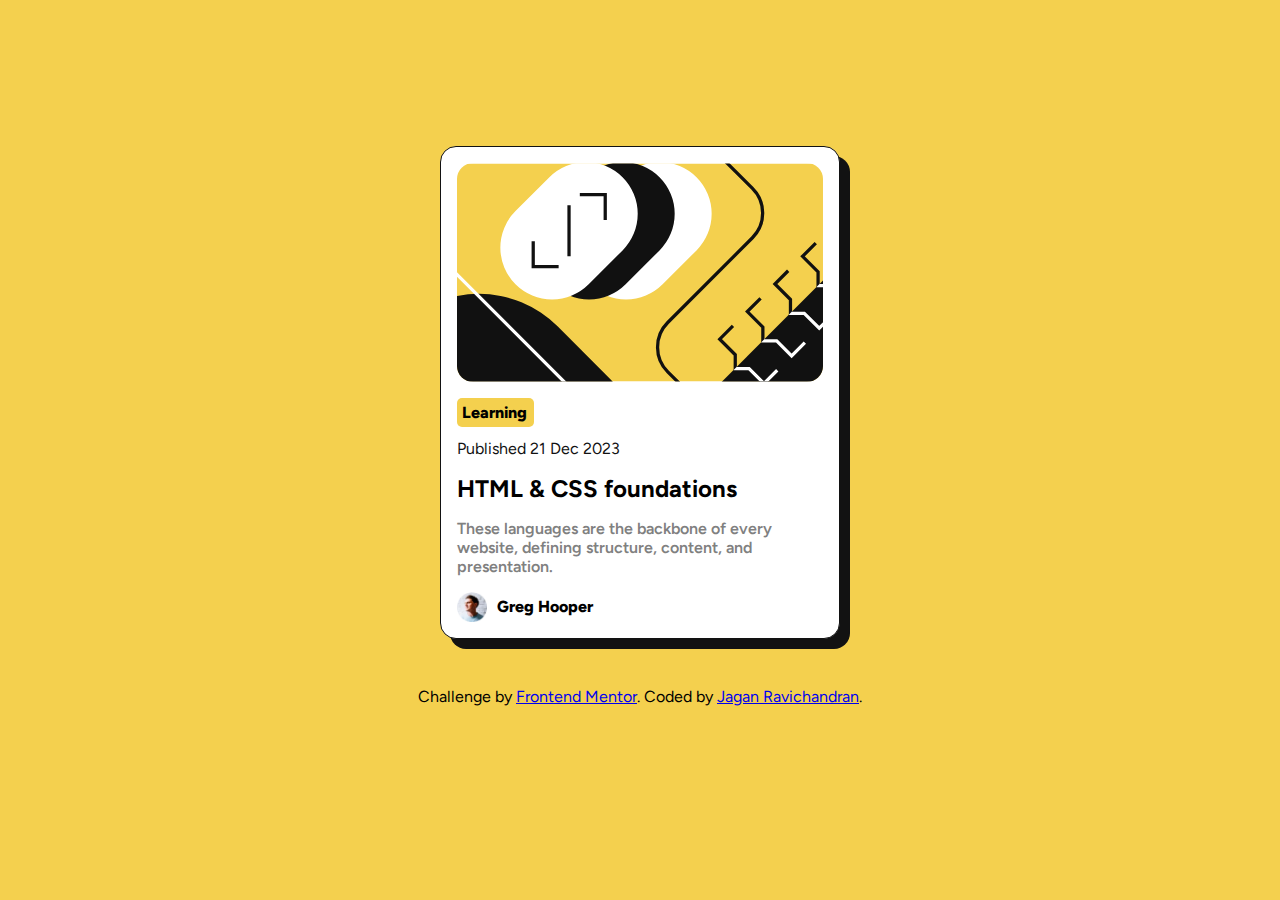
<file: blog-preview-card-main/index.html>
<!DOCTYPE html>
<html lang="en">
  <head>
    <meta charset="UTF-8" />
    <meta name="viewport" content="width=device-width, initial-scale=1.0" />
    <!-- displays site properly based on user's device -->

    <link
      rel="icon"
      type="image/png"
      sizes="32x32"
      href="./assets/images/favicon-32x32.png"
    />

    <title>Frontend Mentor | Blog preview card</title>
    <link rel="preconnect" href="https://fonts.googleapis.com" />
    <link rel="preconnect" href="https://fonts.gstatic.com" crossorigin />
    <link
      href="https://fonts.googleapis.com/css2?family=Figtree:wght@600;800&display=swap"
      rel="stylesheet"
    />

    <!-- Feel free to remove these styles or customise in your own stylesheet 👍 -->

    <link rel="stylesheet" href="style.css" />
  </head>
  <body>
    <div class="container">
      <img
        src="./assets/images/illustration-article.svg"
        alt=""
        class="illustration"
      />

      <h2 class="learning">Learning</h2>
      <p class="date">Published 21 Dec 2023</p>

      <h1 class="title">HTML & CSS foundations</h1>
      <p class="paragraph">
        These languages are the backbone of every website, defining structure,
        content, and presentation.
      </p>
      <div class="author">
        <img src="./assets/images/image-avatar.webp" alt="" />
        <p class="name">Greg Hooper</p>
      </div>
    </div>

    <div class="attribution">
      Challenge by
      <a href="https://www.frontendmentor.io?ref=challenge" target="_blank"
        >Frontend Mentor</a
      >. Coded by
      <a href="https://github.com/Jaganravichandran">Jagan Ravichandran</a>.
    </div>
  </body>
</html>
</file>
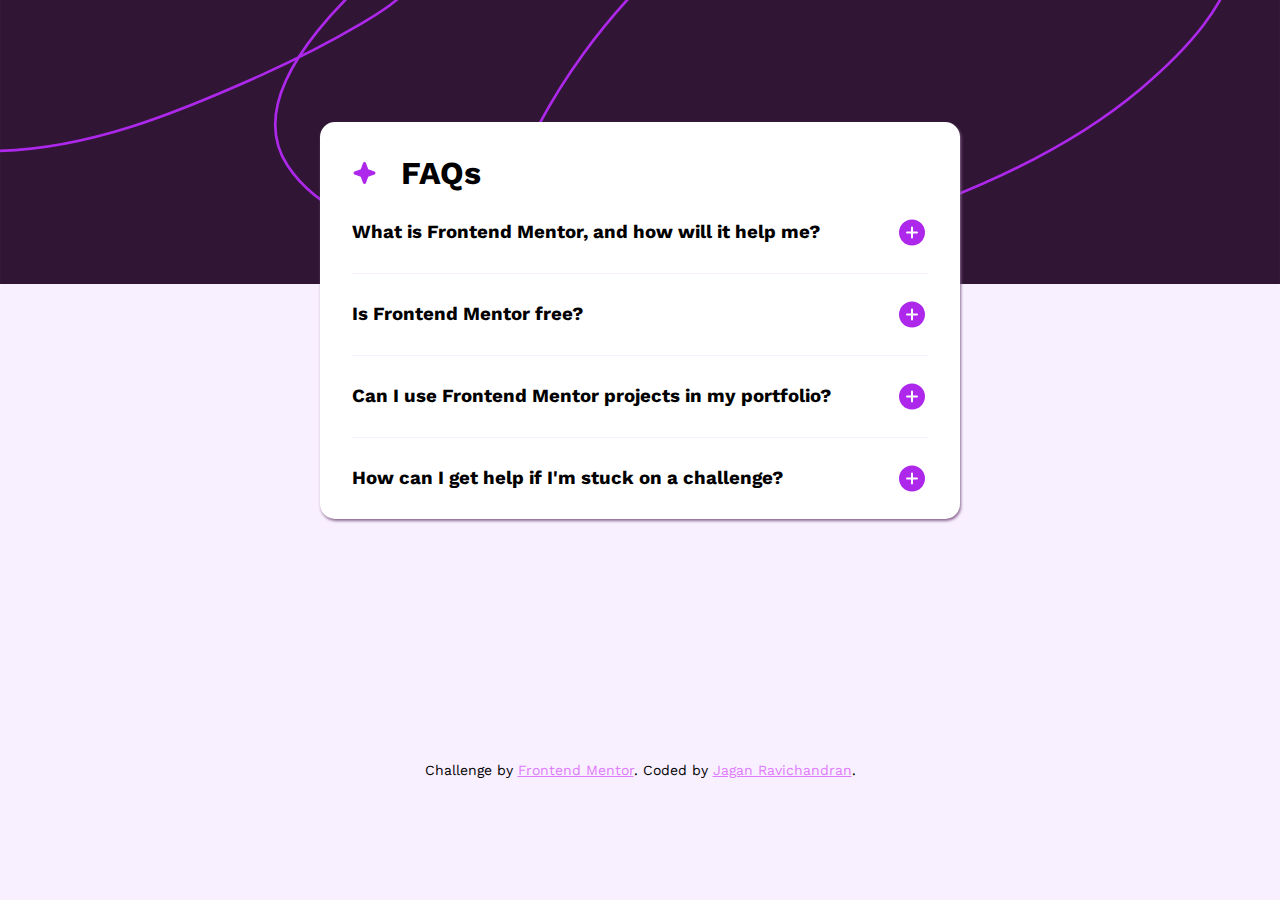
<file: faq-accordion-main/index.html>
<!DOCTYPE html>
<html lang="en">
  <head>
    <meta charset="UTF-8" />
    <meta name="viewport" content="width=device-width, initial-scale=1.0" />
    <!-- displays site properly based on user's device -->

    <link
      rel="icon"
      type="image/png"
      sizes="32x32"
      href="./assets/images/favicon-32x32.png"
    />

    <title>Frontend Mentor | FAQ accordion</title>

    <!-- Feel free to remove these styles or customise in your own stylesheet 👍 -->

    <link rel="preconnect" href="https://fonts.googleapis.com" />
    <link rel="preconnect" href="https://fonts.gstatic.com" crossorigin />
    <link
      href="https://fonts.googleapis.com/css2?family=Work+Sans:wght@400;600;700&display=swap"
      rel="stylesheet"
    />

    <link rel="stylesheet" href="style.css" />
  </head>
  <body>
    <div class="container">
      <div class="header">
        <img src="./assets/images/icon-star.svg" alt="star" />
        <h1>FAQs</h1>
      </div>
      <div class="button">
        <div class="flex-container">
          <h3>What is Frontend Mentor, and how will it help me?</h3>

          <div class="icon">
            <img
              class="plus-icon btn-icon"
              src="./assets/images/icon-plus.svg"
              alt=""
            />
            <img
              class="minus-icon btn-icon"
              src="./assets/images/icon-minus.svg"
              alt=""
            />
          </div>
        </div>
        <div class="paragraph">
          <p>
            Frontend Mentor offers realistic coding challenges to help
            developers improve their frontend coding skills with projects in
            HTML, CSS, and JavaScript. It's suitable for all levels and ideal
            for portfolio building.
          </p>
        </div>
      </div>
      <div class="button">
        <div class="flex-container-1">
          <h3>Is Frontend Mentor free?</h3>

          <div class="icon">
            <img
              class="plus-icon btn-icon"
              src="./assets/images/icon-plus.svg"
              alt=""
            />
            <img
              class="minus-icon btn-icon"
              src="./assets/images/icon-minus.svg"
              alt=""
            />
          </div>
        </div>
        <div class="paragraph">
          <p>
            Yes, Frontend Mentor offers both free and premium coding challenges,
            with the free option providing access to a range of projects
            suitable for all skill levels.
          </p>
        </div>
      </div>
      <div class="button">
        <div class="flex-container">
          <h3>Can I use Frontend Mentor projects in my portfolio?</h3>

          <div class="icon">
            <img
              class="plus-icon btn-icon"
              src="./assets/images/icon-plus.svg"
              alt=""
            />
            <img
              class="minus-icon btn-icon"
              src="./assets/images/icon-minus.svg"
              alt=""
            />
          </div>
        </div>
        <div class="paragraph">
          <p>
            Yes, you can use projects completed on Frontend Mentor in your
            portfolio. It's an excellent way to showcase your skills to
            potential employers!
          </p>
        </div>
      </div>
      <div class="button-1">
        <div class="flex-container">
          <h3>How can I get help if I'm stuck on a challenge?</h3>

          <div class="icon">
            <img
              class="plus-icon btn-icon"
              src="./assets/images/icon-plus.svg"
              alt=""
            />
            <img
              class="minus-icon btn-icon"
              src="./assets/images/icon-minus.svg"
              alt=""
            />
          </div>
        </div>
        <div class="paragraph">
          <p>
            The best place to get help is inside Frontend Mentor's Discord
            community. There's a help channel where you can ask questions and
            seek support from other community members.
          </p>
        </div>
      </div>
    </div>

    <div class="attribution">
      Challenge by
      <a href="https://www.frontendmentor.io?ref=challenge" target="_blank"
        >Frontend Mentor</a
      >. Coded by
      <a href="https://github.com/Jaganravichandran">Jagan Ravichandran</a>.
    </div>

    <script src="./script.js"></script>
  </body>
</html>
</file>
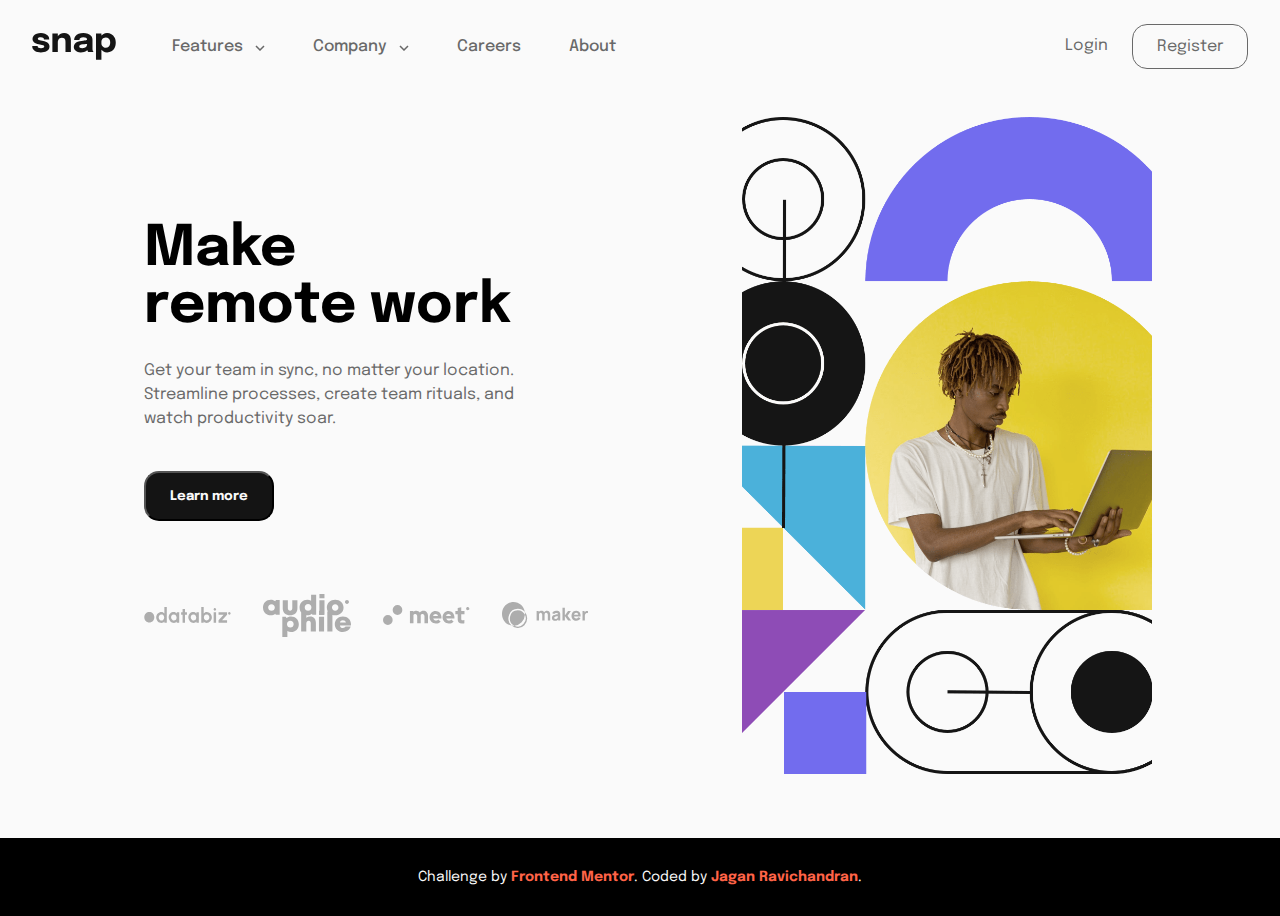
<file: intro-section-with-dropdown-navigation-main/index.html>
<!DOCTYPE html>
<html lang="en">
  <head>
    <meta charset="UTF-8" />
    <meta name="viewport" content="width=device-width, initial-scale=1.0" />
    <!-- displays site properly based on user's device -->

    <link
      rel="icon"
      type="image/png"
      sizes="32x32"
      href="./images/favicon-32x32.png"
    />

    <title>Frontend Mentor | Intro section with dropdown navigation</title>

    <!-- Feel free to remove these styles or customise in your own stylesheet 👍 -->
    <link rel="preconnect" href="https://fonts.googleapis.com" />
    <link rel="preconnect" href="https://fonts.gstatic.com" crossorigin />
    <link
      href="https://fonts.googleapis.com/css2?family=Epilogue:wght@500;700&display=swap"
      rel="stylesheet"
    />
    <link rel="stylesheet" href="style.css" />
  </head>
  <body>
    <div class="drop-shadow hidden"></div>
    <header class="header-container">
      <div class="logo">
        <img src="./images/logo.svg" alt="logo" />
      </div>
      <div class="nav-list">
        <nav class="nav-items">
          <button id="menu-close" type="button">
            <img src="./images/icon-close-menu.svg" alt="menu close button" />
          </button>
          <ul>
            <li class="list-items-1">
              <span class="feature">Features</span>
              <span class="feature-1 hidden">Features</span>
              <span class="arrow"
                ><img
                  class="arrow-down-1 hover-arrow"
                  src="./images/icon-arrow-down.svg"
                  alt="arrow down" />
                <img
                  class="arrow-up-1 hover-arrow hidden"
                  src="./images/icon-arrow-up.svg"
                  alt="arrow up"
              /></span>
            </li>
            <div class="nav-arrow-1 hidden close">
              <ul>
                <li>
                  <span
                    ><img src="./images/icon-todo.svg" alt="icon todo" /></span
                  >Todo List
                </li>
                <li>
                  <span
                    ><img
                      src="./images/icon-calendar.svg"
                      alt="calendar" /></span
                  >Calendar
                </li>
                <li>
                  <span
                    ><img
                      src="./images/icon-reminders.svg"
                      alt="reminders" /></span
                  >Remainders
                </li>
                <li>
                  <span><img src="./images/icon-planning.svg" alt="" /></span
                  >Planning
                </li>
              </ul>
            </div>
            <li class="list-items-2">
              <span class="company">Company</span>
              <span class="company-1 hidden">Company</span>
              <span class="arrow"
                ><img
                  class="arrow-down-2 hover-arrow"
                  src="./images/icon-arrow-down.svg"
                  alt="arrow down" />
                <img
                  class="arrow-up-2 hover-arrow hidden"
                  src="./images/icon-arrow-up.svg"
                  alt="arrow up"
              /></span>
            </li>
            <div class="nav-arrow-2 hidden close">
              <ul>
                <li>History</li>
                <li>Our Team</li>
                <li>Blog</li>
              </ul>
            </div>
            <li>Careers</li>
            <li>About</li>
          </ul>

          <div class="buttons">
            <a href="#"
              ><button class="btn-login" type="button">Login</button></a
            >
            <a href="#"
              ><button class="btn-reg" type="button">Register</button></a
            >
          </div>
        </nav>
      </div>
      <div class="menu-button">
        <button id="menu-button" type="button">
          <img src="./images/icon-menu.svg" alt="menu open button" />
        </button>
      </div>
    </header>

    <main class="main-container">
      <div class="hero-content">
        <h1>Make <br class="line-break" />remote work</h1>
        <p>
          Get your team in sync, no matter your location. Streamline processes,
          create team rituals, and watch productivity soar.
        </p>

        <div class="button-learn">
          <button type="button">Learn more</button>
        </div>
        <div class="brands">
          <img src="./images/client-databiz.svg" alt="" /><img
            src="./images/client-audiophile.svg"
            alt=""
          /><img src="./images/client-meet.svg" alt="" /><img
            src="./images/client-maker.svg"
            alt=""
          />
        </div>
      </div>
      <div class="hero-image">
        <picture>
          <source
            media="(min-width:860px)"
            srcset="./images/image-hero-desktop.png"
            sizes=""
          />
          <img src="./images/image-hero-mobile.png" alt="" />
        </picture>
      </div>
    </main>

    <div class="attribution">
      Challenge by
      <a href="https://www.frontendmentor.io?ref=challenge" target="_blank"
        >Frontend Mentor</a
      >. Coded by
      <a href="https://github.com/Jaganravichandran">Jagan Ravichandran</a>.
    </div>
    <script src="./script.js"></script>
  </body>
</html>
</file>
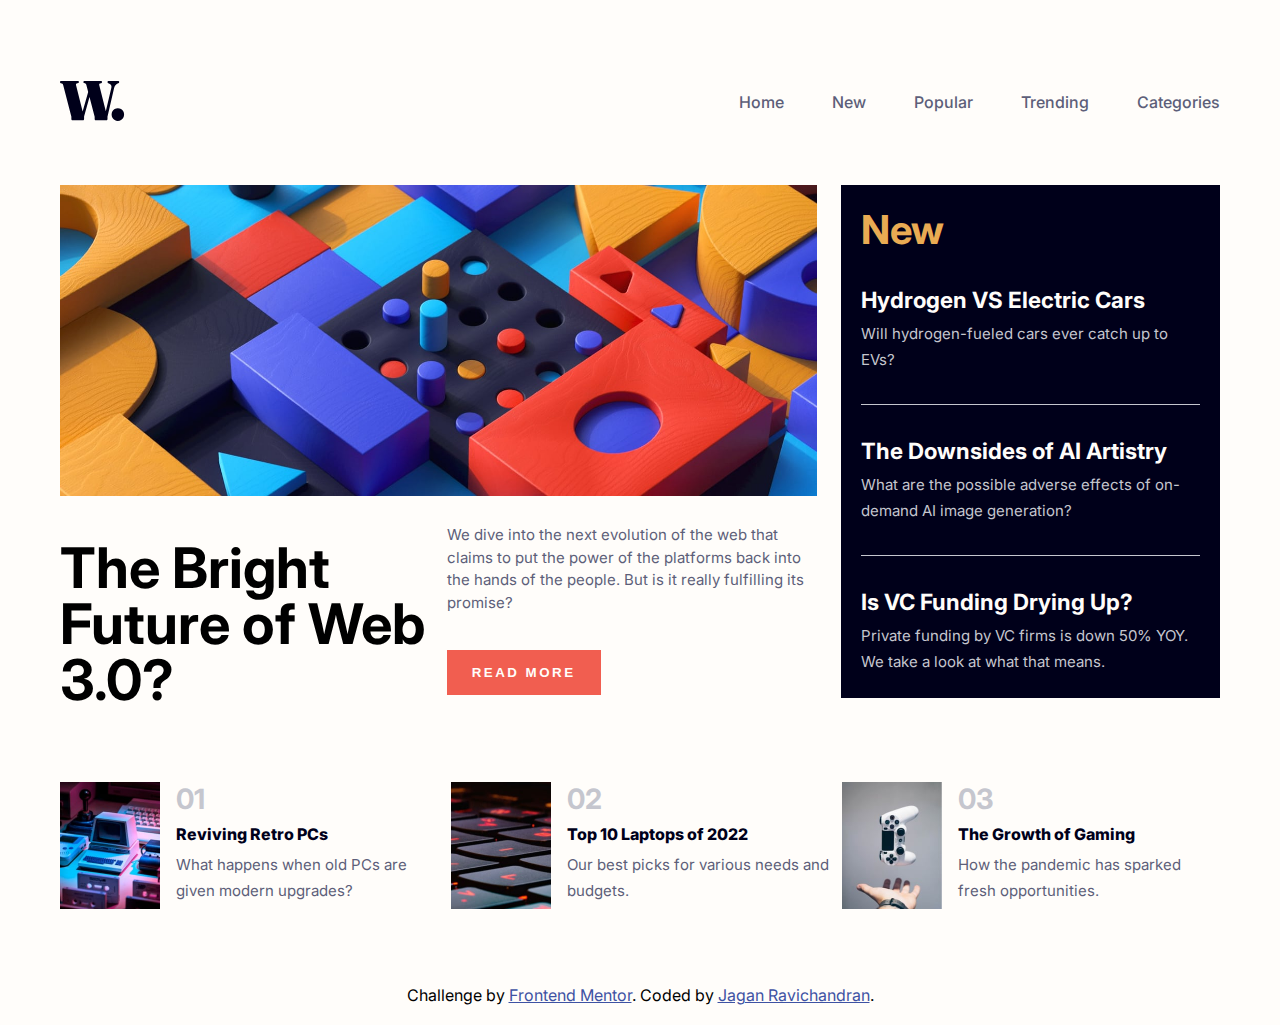
<file: news-homepage-main/index.html>
<!DOCTYPE html>
<html lang="en">
  <head>
    <meta charset="UTF-8" />
    <meta name="viewport" content="width=device-width, initial-scale=1.0" />
    <!-- displays site properly based on user's device -->

    <link
      rel="icon"
      type="image/png"
      sizes="32x32"
      href="./assets/images/favicon-32x32.png"
    />

    <title>Frontend Mentor | News homepage</title>

    <!-- Feel free to remove these styles or customise in your own stylesheet 👍 -->

    <link rel="preconnect" href="https://fonts.googleapis.com" />
    <link rel="preconnect" href="https://fonts.gstatic.com" crossorigin />
    <link
      href="https://fonts.googleapis.com/css2?family=Inter:wght@400;700;800&display=swap"
      rel="stylesheet"
    />

    <link rel="stylesheet" href="style.css" />
  </head>
  <body>
    <header class="header">
      <img src="./assets/images/logo.svg" alt="logo" />

      <nav>
        <button id="menu-close">
          <img src="./assets/images/icon-menu-close.svg" alt="" />
        </button>
        <ul class="link">
          <li><a href="#">Home</a></li>
          <li><a href="#">New</a></li>
          <li><a href="#">Popular</a></li>
          <li><a href="#">Trending</a></li>
          <li><a href="#">Categories</a></li>
        </ul>
        <!-- <div class="backdrop active"></div> -->
      </nav>

      <div class="menu-button">
        <button id="menu-button">
          <img src="./assets/images/icon-menu.svg" alt="" />
        </button>
      </div>
    </header>

    <section class="hero">
      <div>
        <picture>
          <source
            media="(min-width: 600px)"
            srcset="./assets/images/image-web-3-desktop.jpg"
          />
          <img src="./assets/images/image-web-3-mobile.jpg" alt="" />
        </picture>

        <article class="hero-first">
          <div>
            <h1>The Bright Future of Web 3.0?</h1>
          </div>
          <div class="hero-div">
            <p>
              We dive into the next evolution of the web that claims to put the
              power of the platforms back into the hands of the people. But is
              it really fulfilling its promise?
            </p>
            <button>Read more</button>
          </div>
        </article>
      </div>

      <div class="flex-container">
        <h2>New</h2>
        <article>
          <h3>Hydrogen VS Electric Cars</h3>
          <p>Will hydrogen-fueled cars ever catch up to EVs?</p>
        </article>
        <article>
          <h3>The Downsides of AI Artistry</h3>
          <p>
            What are the possible adverse effects of on-demand AI image
            generation?
          </p>
        </article>
        <article>
          <h3>Is VC Funding Drying Up?</h3>
          <p>
            Private funding by VC firms is down 50% YOY. We take a look at what
            that means.
          </p>
        </article>
      </div>
    </section>

    <section class="grid-container">
      <article>
        <img src="./assets/images/image-retro-pcs.jpg" alt="" />
        <div>
          <h2>01</h2>
          <h4>Reviving Retro PCs</h4>
          <p>What happens when old PCs are given modern upgrades?</p>
        </div>
      </article>
      <article>
        <img src="./assets/images/image-top-laptops.jpg" alt="" />
        <div>
          <h2>02</h2>
          <h4>Top 10 Laptops of 2022</h4>
          <p>Our best picks for various needs and budgets.</p>
        </div>
      </article>
      <article>
        <img src="./assets/images/image-gaming-growth.jpg" alt="" />
        <div>
          <h2>03</h2>
          <h4>The Growth of Gaming</h4>
          <p>How the pandemic has sparked fresh opportunities.</p>
        </div>
      </article>
    </section>

    <div class="attribution">
      Challenge by
      <a href="https://www.frontendmentor.io?ref=challenge" target="_blank"
        >Frontend Mentor</a
      >. Coded by
      <a href="https://github.com/Jaganravichandran">Jagan Ravichandran</a>.
    </div>

    <script src="./script.js"></script>
  </body>
</html>
</file>
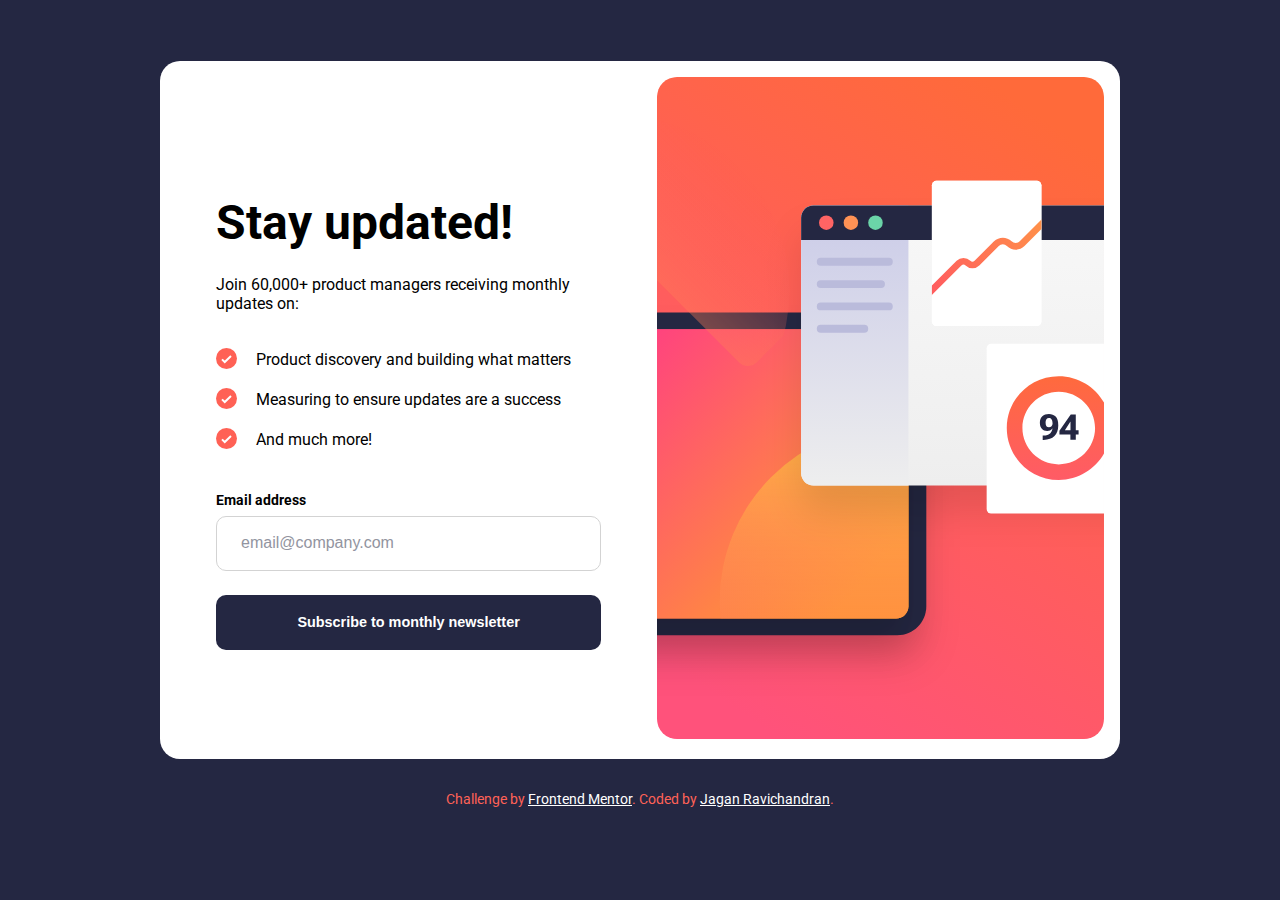
<file: newsletter-sign-up-with-success-message-main/index.html>
<!DOCTYPE html>
<html lang="en">
  <head>
    <meta charset="UTF-8" />
    <meta name="viewport" content="width=device-width, initial-scale=1.0" />
    <!-- displays site properly based on user's device -->

    <link
      rel="icon"
      type="image/png"
      sizes="32x32"
      href="./assets/images/favicon-32x32.png"
    />

    <title>
      Frontend Mentor | Newsletter sign-up form with success message
    </title>

    <!-- Feel free to remove these styles or customise in your own stylesheet 👍 -->
    <link rel="preconnect" href="https://fonts.googleapis.com" />
    <link rel="preconnect" href="https://fonts.gstatic.com" crossorigin />
    <link
      href="https://fonts.googleapis.com/css2?family=Roboto:wght@400;700&display=swap"
      rel="stylesheet"
    />

    <link rel="stylesheet" href="style.css" />
  </head>
  <body>
    <div class="container">
      <div class="card-1">
        <!-- Sign-up form start -->
        <div class="image-1">
          <picture>
            <source
              media="(min-width: 740px)"
              srcset="./assets/images/illustration-sign-up-desktop.svg"
              sizes=""
            />
            <img src="./assets/images/illustration-sign-up-mobile.svg" alt="" />
          </picture>
        </div>

        <div class="content">
          <h1>Stay updated!</h1>

          <p>Join 60,000+ product managers receiving monthly updates on:</p>

          <div class="list">
            <ul>
              <li>Product discovery and building what matters</li>
              <li>Measuring to ensure updates are a success</li>
              <li>And much more!</li>
            </ul>
          </div>

          <form action="#">
            <div class="flex-container">
              <label for="email"> Email address </label>
              <p id="error" class="hidden">Valid email required</p>
            </div>
            <input
              type="email"
              name="email"
              id="email"
              placeholder="email@company.com"
            />

            <button class="btn-success" type="button">
              Subscribe to monthly newsletter
            </button>
          </form>
        </div>

        <!-- Sign-up form end -->
      </div>
    </div>
    <div class="container-2 hidden">
      <div class="card-2">
        <!-- Success message start -->

        <div class="success-container">
          <div class="image-2">
            <img src="./assets/images/icon-success.svg" alt="" />
          </div>

          <h1>Thanks for subscribing!</h1>

          <p>
            A confirmation email has been sent to
            <span>ash@loremcompany.com. </span> Please open it and click the
            button inside to confirm your subscription.
          </p>
        </div>

        <button class="btn-dismiss" type="button">Dismiss message</button>

        <!-- Success message end -->
      </div>
    </div>

    <div class="attribution">
      Challenge by
      <a href="https://www.frontendmentor.io?ref=challenge" target="_blank"
        >Frontend Mentor</a
      >. Coded by
      <a href="https://github.com/Jaganravichandran">Jagan Ravichandran</a>.
    </div>

    <script src="./script.js"></script>
  </body>
</html>
</file>
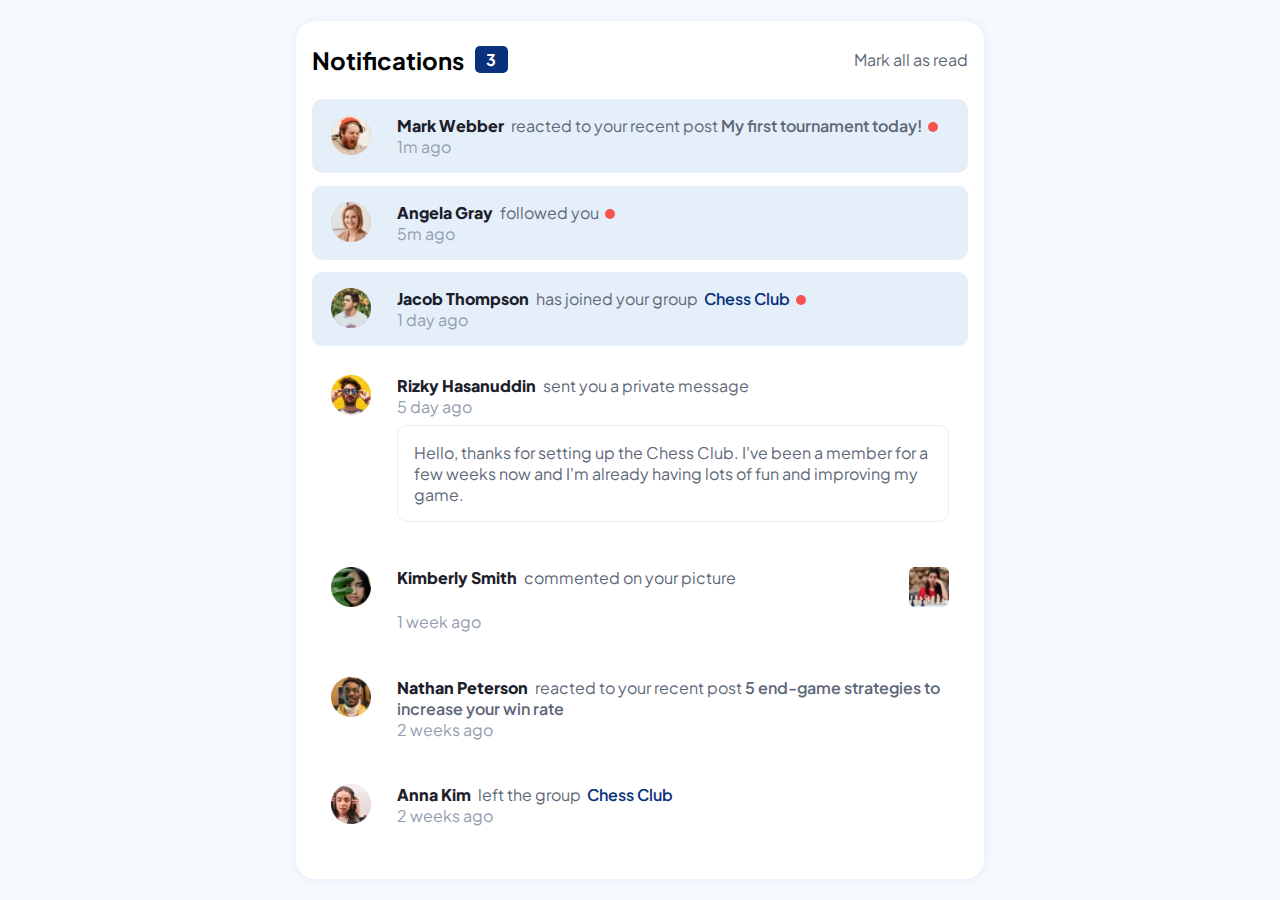
<file: notifications-page-main/index.html>
<!DOCTYPE html>
<html lang="en">
  <head>
    <meta charset="UTF-8" />
    <meta name="viewport" content="width=device-width, initial-scale=1.0" />
    <!-- displays site properly based on user's device -->

    <link
      rel="icon"
      type="image/png"
      sizes="32x32"
      href="./assets/images/favicon-32x32.png"
    />

    <title>Frontend Mentor | Notifications page</title>

    <!-- Feel free to remove these styles or customise in your own stylesheet 👍 -->

    <link rel="preconnect" href="https://fonts.googleapis.com" />
    <link rel="preconnect" href="https://fonts.gstatic.com" crossorigin />
    <link
      href="https://fonts.googleapis.com/css2?family=Plus+Jakarta+Sans:wght@500;800&display=swap"
      rel="stylesheet"
    />

    <link rel="stylesheet" href="style.css" />
  </head>
  <body>
    <div class="container">
      <div class="header">
        <div class="header-left">
          <h2>Notifications</h2>
          <span class="three"> 3</span>
        </div>

        <div class="header-right">Mark all as read</div>
      </div>

      <div class="profile person-1">
        <img src="./assets/images/avatar-mark-webber.webp" alt="" />
        <div class="person-details">
          <div class="person-messages">
            <p class="point">
              <span class="name">Mark Webber</span> reacted to your recent post
              <span class="highlight">My first tournament today!</span>
            </p>
          </div>

          <span class="time">1m ago</span>
        </div>
      </div>
      <div class="profile person-2">
        <img src="./assets/images/avatar-angela-gray.webp" alt="" />
        <div class="person-details">
          <div class="person-messages">
            <p class="point">
              <span class="name">Angela Gray </span>
              <span class="followed">followed you</span>
            </p>
          </div>

          <span class="time">5m ago</span>
        </div>
      </div>
      <div class="profile person-3">
        <img src="./assets/images/avatar-jacob-thompson.webp" alt="" />
        <div class="person-details">
          <div class="person-messages">
            <p class="point">
              <span class="name">Jacob Thompson </span> has joined your group
              <span class="chess-club">Chess Club </span>
            </p>
          </div>

          <span class="time"> 1 day ago</span>
        </div>
      </div>
      <div class="profile profile-bg person-4">
        <img src="./assets/images/avatar-rizky-hasanuddin.webp" alt="" />
        <div class="person-details">
          <div class="person-messages">
            <p>
              <span class="name">Rizky Hasanuddin </span> sent you a private
              message
            </p>
            <span class="time"> 5 day ago</span>

            <div class="private-message">
              <p>
                Hello, thanks for setting up the Chess Club. I've been a member
                for a few weeks now and I'm already having lots of fun and
                improving my game.
              </p>
            </div>
          </div>
        </div>
      </div>

      <div class="profile profile-bg person-5">
        <img src="./assets/images/avatar-kimberly-smith.webp" alt="" />
        <div class="person-details">
          <div class="person-messages">
            <p>
              <span class="name">Kimberly Smith </span> commented on your
              picture
            </p>
            <div class="chess">
              <img src="./assets/images/image-chess.webp" alt="" />
            </div>
          </div>
          <span class="time"> 1 week ago</span>
        </div>
      </div>

      <div class="profile profile-bg person-6">
        <img src="./assets/images/avatar-nathan-peterson.webp" alt="" />
        <div class="person-details">
          <div class="person-messages">
            <p>
              <span class="name">Nathan Peterson</span> reacted to your recent
              post
              <span class="highlight"
                >5 end-game strategies to increase your win rate</span
              >
            </p>
          </div>

          <span class="time">2 weeks ago</span>
        </div>
      </div>
      <div class="profile profile-bg person-7">
        <img src="./assets/images/avatar-anna-kim.webp" alt="" />
        <div class="person-details">
          <div class="person-messages">
            <p>
              <span class="name">Anna Kim</span> left the group<span
                class="chess-club"
                >Chess Club
              </span>
            </p>
          </div>

          <span class="time">2 weeks ago</span>
        </div>
      </div>
    </div>

    <!-- <div class="attribution">
    Challenge by <a href="https://www.frontendmentor.io?ref=challenge" target="_blank">Frontend Mentor</a>. 
    Coded by <a href="https://github.com/Jaganravichandran">Jagan Ravichandran</a>.
  </div> -->
  </body>
</html>
</file>
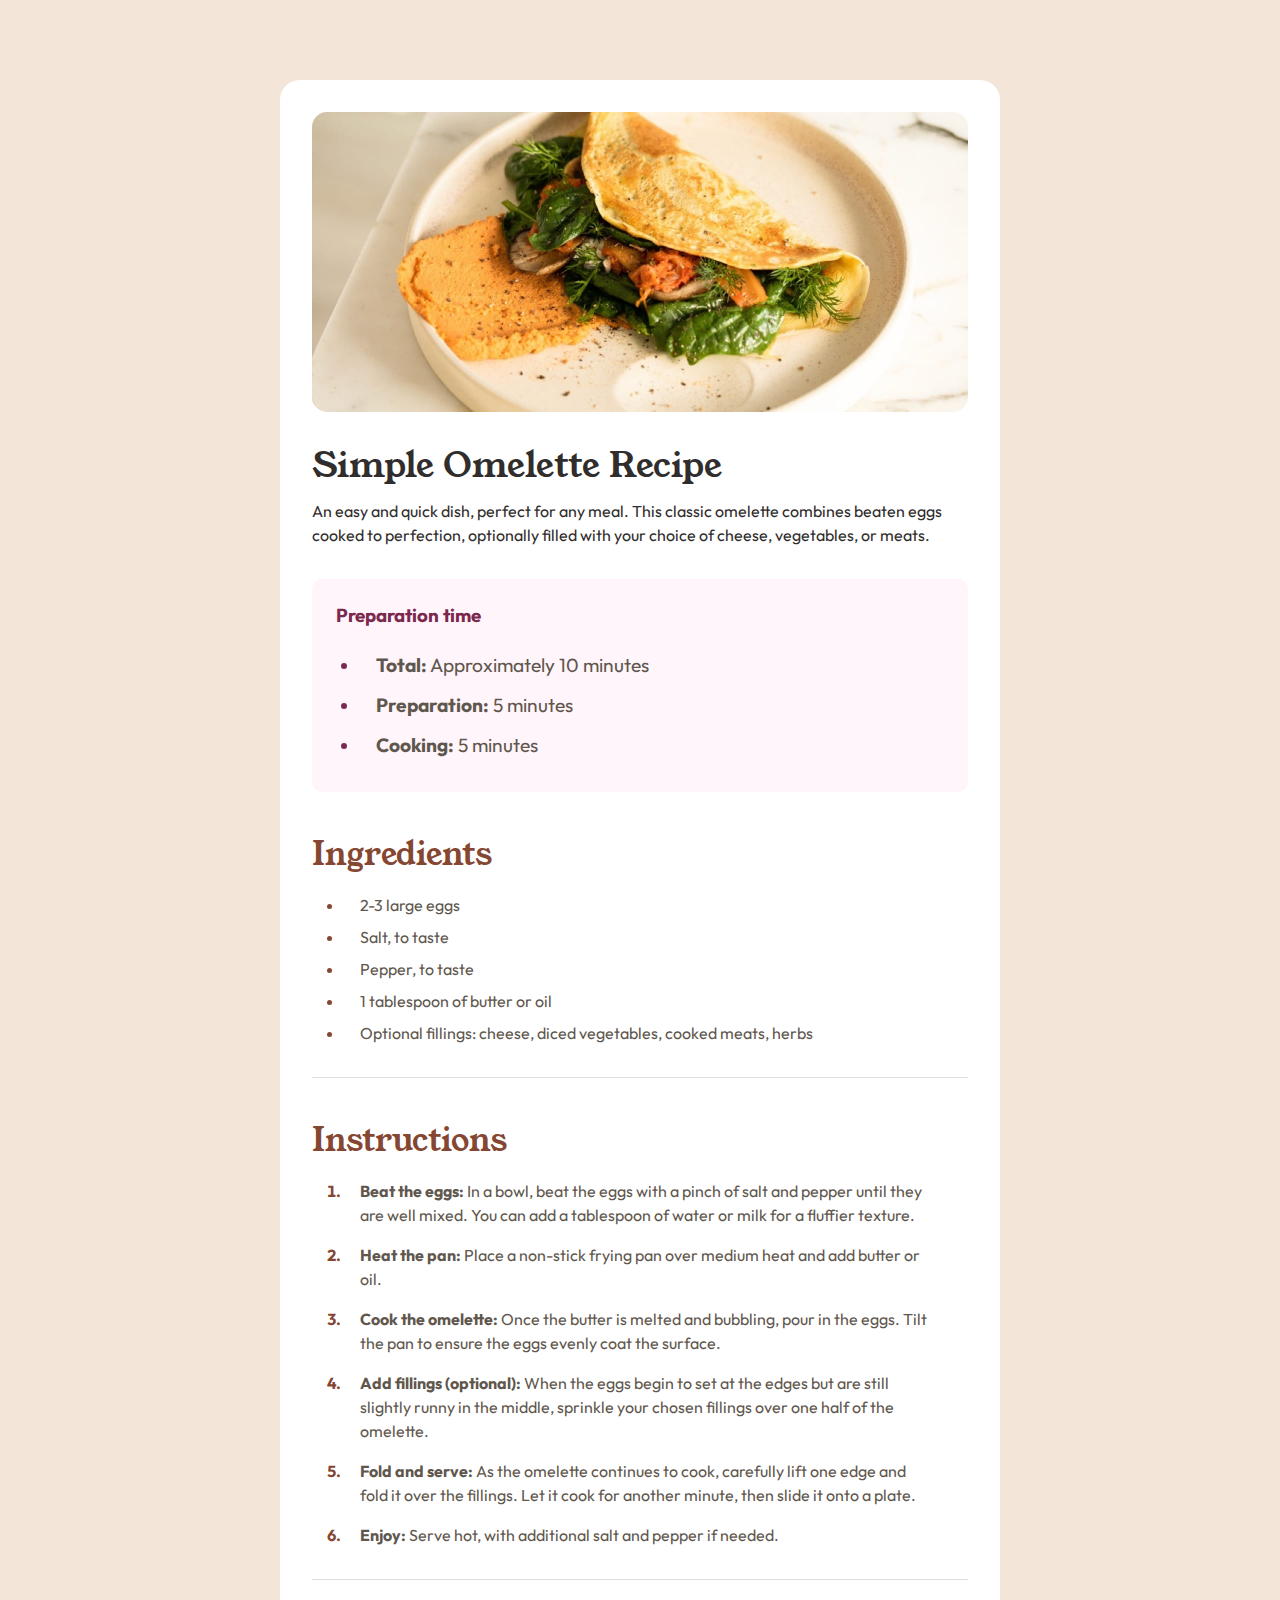
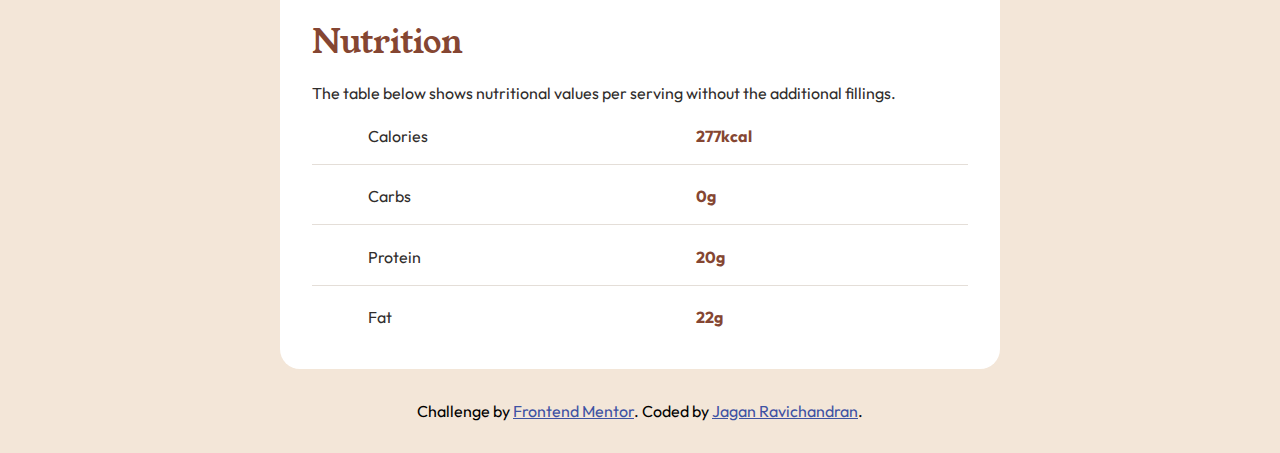
<file: recipe-page-main/index.html>
<!DOCTYPE html>
<html lang="en">
  <head>
    <meta charset="UTF-8" />
    <meta name="viewport" content="width=device-width, initial-scale=1.0" />
    <!-- displays site properly based on user's device -->

    <link
      rel="icon"
      type="image/png"
      sizes="32x32"
      href="./assets/images/favicon-32x32.png"
    />

    <title>Frontend Mentor | Recipe page</title>

    <!-- Feel free to remove these styles or customise in your own stylesheet 👍 -->

    <!-- young serif font -->
    <link rel="preconnect" href="https://fonts.googleapis.com" />
    <link rel="preconnect" href="https://fonts.gstatic.com" crossorigin />
    <link
      href="https://fonts.googleapis.com/css2?family=Young+Serif&display=swap"
      rel="stylesheet"
    />

    <!-- outfit font -->
    <link rel="preconnect" href="https://fonts.googleapis.com" />
    <link rel="preconnect" href="https://fonts.gstatic.com" crossorigin />
    <link
      href="https://fonts.googleapis.com/css2?family=Outfit:wght@400;600;700&family=Young+Serif&display=swap"
      rel="stylesheet"
    />

    <!-- style -->

    <link rel="stylesheet" href="style.css" />
  </head>
  <body>
    <section class="container">
      <img src="./assets/images/image-omelette.jpeg" alt="omelette image" />

      <h1>Simple Omelette Recipe</h1>

      <p>
        An easy and quick dish, perfect for any meal. This classic omelette
        combines beaten eggs cooked to perfection, optionally filled with your
        choice of cheese, vegetables, or meats.
      </p>

      <div class="preparation-time">
        <h3>Preparation time</h3>

        <ul>
          <li><span>Total:</span> Approximately 10 minutes</li>
          <li><span>Preparation:</span> 5 minutes</li>
          <li><span>Cooking:</span> 5 minutes</li>
        </ul>
      </div>

      <div class="ingredients">
        <h2>Ingredients</h2>
        <ul>
          <li>2-3 large eggs</li>
          <li>Salt, to taste</li>
          <li>Pepper, to taste</li>
          <li>1 tablespoon of butter or oil</li>
          <li>
            Optional fillings: cheese, diced vegetables, cooked meats, herbs
          </li>
        </ul>
      </div>

      <div class="instructions">
        <h2>Instructions</h2>

        <ol>
          <li>
            <span>Beat the eggs:</span>
            In a bowl, beat the eggs with a pinch of salt and pepper until they
            are well mixed. You can add a tablespoon of water or milk for a
            fluffier texture.
          </li>
          <li>
            <span>Heat the pan:</span>
            Place a non-stick frying pan over medium heat and add butter or oil.
          </li>
          <li>
            <span>Cook the omelette:</span>
            Once the butter is melted and bubbling, pour in the eggs. Tilt the
            pan to ensure the eggs evenly coat the surface.
          </li>
          <li>
            <span>Add fillings (optional):</span>
            When the eggs begin to set at the edges but are still slightly runny
            in the middle, sprinkle your chosen fillings over one half of the
            omelette.
          </li>
          <li>
            <span>Fold and serve:</span>
            As the omelette continues to cook, carefully lift one edge and fold
            it over the fillings. Let it cook for another minute, then slide it
            onto a plate.
          </li>

          <li>
            <span>Enjoy:</span> Serve hot, with additional salt and pepper if
            needed.
          </li>
        </ol>
      </div>

      <div class="nutrition">
        <h2>Nutrition</h2>
        <p>
          The table below shows nutritional values per serving without the
          additional fillings.
        </p>

        <div>
          <p>Calories</p>
          <p>277kcal</p>
        </div>
        <div>
          <p>Carbs</p>
          <p>0g</p>
        </div>
        <div>
          <p>Protein</p>
          <p>20g</p>
        </div>
        <div>
          <p>Fat</p>
          <p>22g</p>
        </div>
      </div>
    </section>

    <div class="attribution">
      Challenge by
      <a href="https://www.frontendmentor.io?ref=challenge" target="_blank"
        >Frontend Mentor</a
      >. Coded by
      <a href="https://github.com/Jaganravichandran">Jagan Ravichandran</a>.
    </div>
  </body>
</html>
</file>
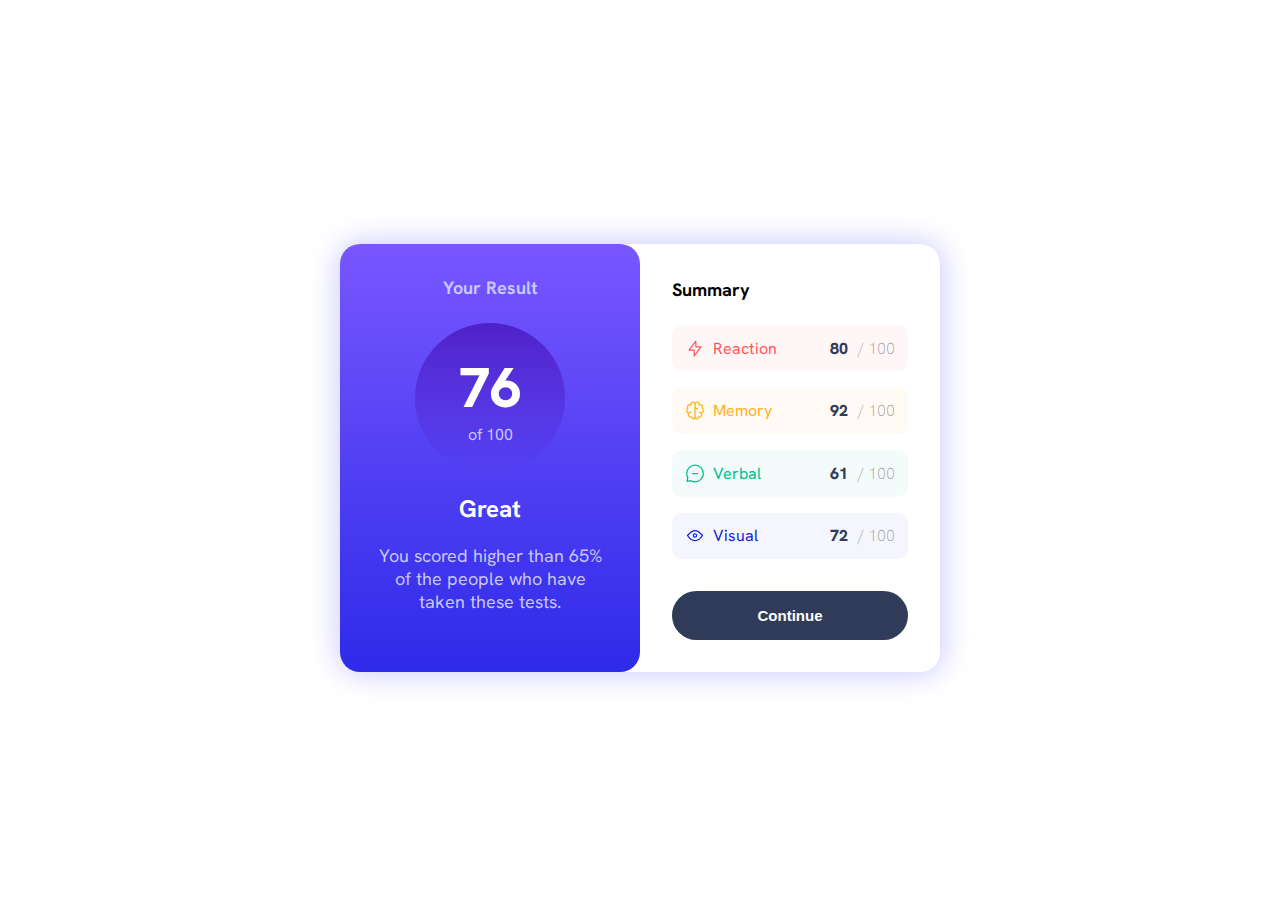
<file: results-summary-component-main/index.html>
<!DOCTYPE html>
<html lang="en">
  <head>
    <meta charset="UTF-8" />
    <meta name="viewport" content="width=device-width, initial-scale=1.0" />
    <!-- displays site properly based on user's device -->

    <link
      rel="icon"
      type="image/png"
      sizes="32x32"
      href="./assets/images/favicon-32x32.png"
    />

    <title>Frontend Mentor | Results summary component</title>

    <!-- Feel free to remove these styles or customise in your own stylesheet 👍 -->
    <link rel="preconnect" href="https://fonts.googleapis.com" />
    <link rel="preconnect" href="https://fonts.gstatic.com" crossorigin />
    <link
      href="https://fonts.googleapis.com/css2?family=Hanken+Grotesk:wght@500;700;800&display=swap"
      rel="stylesheet"
    />

    <link rel="stylesheet" href="style.css" />
  </head>
  <body>
    <div class="container">
      <div class="container-left">
        <span class="result">Your Result</span>
        <div class="center">
          <div class="number">
            <span class="big-score">76</span>
            <span class="small-score">of 100</span>
          </div>
        </div>

        <div class="score-left">
          <h2>Great</h2>
          <p>
            You scored higher than 65% of the people who have taken these tests.
          </p>
        </div>
      </div>

      <div class="container-right">
        <h3>Summary</h3>
        <div class="scores">
          <div class="score-reaction score-all">
            <div class="score-first">
              <img src="./assets/images/icon-reaction.svg" alt="Reaction" />
              <span>Reaction</span>
            </div>
            <div class="marks">
              <span class="dark-text">80 </span
              ><span class="grey-text">/ 100</span>
            </div>
          </div>
          <div class="score-memory score-all">
            <div class="score-first">
              <img src="./assets/images/icon-memory.svg" alt="Memory" />
              <span>Memory</span>
            </div>
            <div class="marks">
              <span class="dark-text">92</span>
              <span class="grey-text">/ 100</span>
            </div>
          </div>
          <div class="score-verbal score-all">
            <div class="score-first">
              <img src="./assets/images/icon-verbal.svg" alt="Reaction" />
              <span>Verbal</span>
            </div>
            <div class="marks">
              <span class="dark-text">61</span>
              <span class="grey-text">/ 100</span>
            </div>
          </div>
          <div class="score-visual score-all">
            <div class="score-first">
              <img src="./assets/images/icon-visual.svg" alt="Reaction" />
              <span>Visual</span>
            </div>
            <div class="marks">
              <span class="dark-text">72</span>
              <span class="grey-text">/ 100</span>
            </div>
          </div>

          <button class="btn">Continue</button>
        </div>
      </div>
    </div>

    <!-- <div class="attribution">
      Challenge by
      <a href="https://www.frontendmentor.io?ref=challenge" target="_blank"
        >Frontend Mentor</a
      >. Coded by
      <a href="https://github.com/Jaganravichandran">Jagan Ravichandran</a>.
    </div> -->
  </body>
</html>
</file>
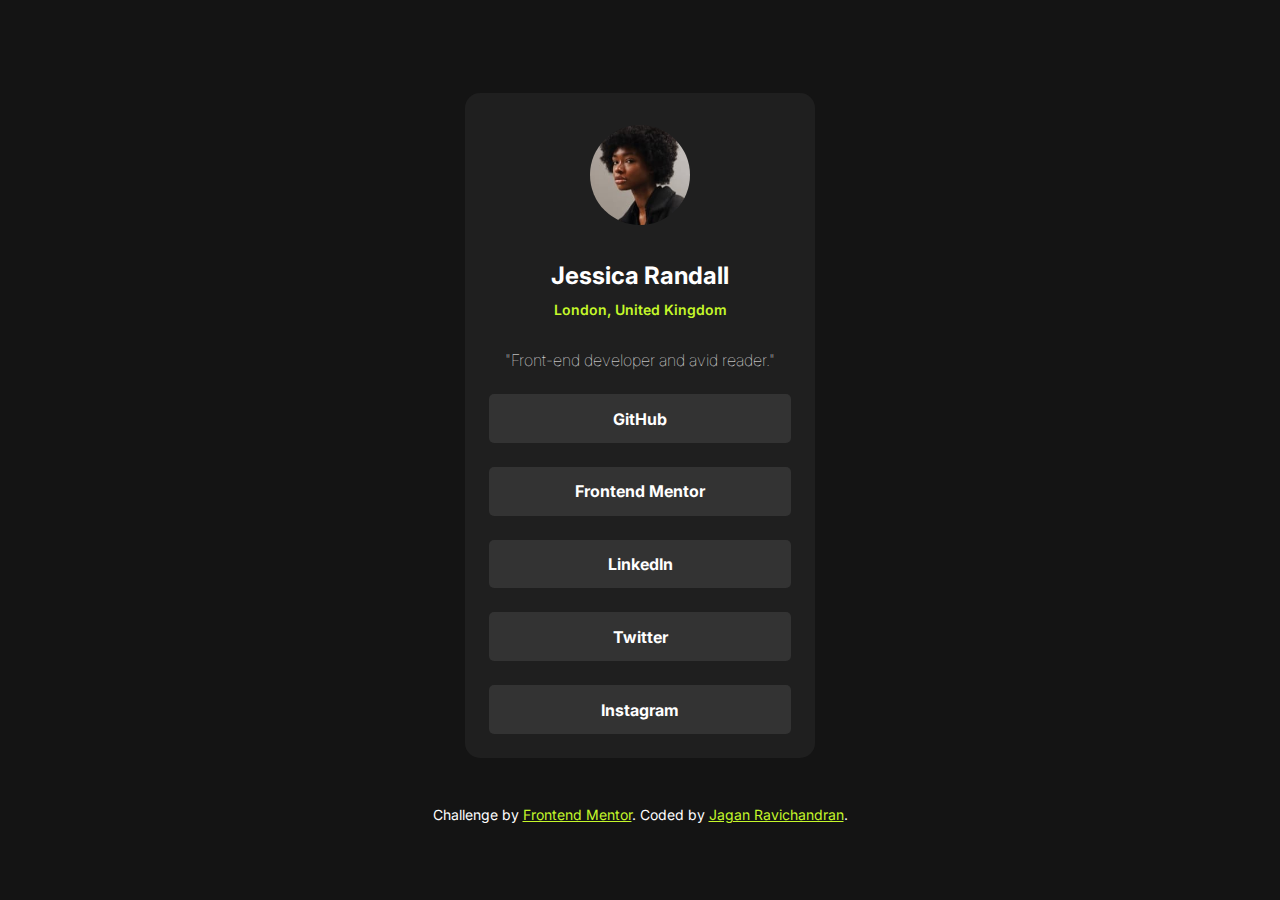
<file: social-links-profile-main/index.html>
<!DOCTYPE html>
<html lang="en">
  <head>
    <meta charset="UTF-8" />
    <meta name="viewport" content="width=device-width, initial-scale=1.0" />
    <!-- displays site properly based on user's device -->

    <link
      rel="icon"
      type="image/png"
      sizes="32x32"
      href="./assets/images/favicon-32x32.png"
    />

    <title>Frontend Mentor | Social links profile</title>

    <!-- Feel free to remove these styles or customise in your own stylesheet 👍 -->

    <link rel="preconnect" href="https://fonts.googleapis.com" />
    <link rel="preconnect" href="https://fonts.gstatic.com" crossorigin />
    <link
      href="https://fonts.googleapis.com/css2?family=Inter:wght@400;600;700&family=Outfit:wght@400;600;700&family=Young+Serif&display=swap"
      rel="stylesheet"
    />

    <link rel="stylesheet" href="style.css" />
  </head>
  <body>
    <div class="container">
      <div class="image">
        <img src="./assets/images/avatar-jessica.jpeg" alt="" />
      </div>
      <div class="heading">
        <h2>Jessica Randall</h2>
        <p>London, United Kingdom</p>
      </div>

      <div class="heading-2">
        <p>"Front-end developer and avid reader."</p>
      </div>
      <div class="link">
        <a href="#"><p>GitHub</p></a>
      </div>
      <div class="link">
        <a href="#"><p>Frontend Mentor</p></a>
      </div>
      <div class="link">
        <a href="#"><p>LinkedIn</p></a>
      </div>
      <div class="link">
        <a href="#"><p>Twitter</p></a>
      </div>
      <div class="link">
        <a href="#"><p>Instagram</p></a>
      </div>
    </div>

    <div class="attribution">
      Challenge by
      <a href="https://www.frontendmentor.io?ref=challenge" target="_blank"
        >Frontend Mentor</a
      >. Coded by
      <a href="https://github.com/Jaganravichandran">Jagan Ravichandran</a>.
    </div>
  </body>
</html>
</file>
<file: blog-preview-card-main/style.css>
/* root  */

:root {
  /* primary color */
  --clr-primary: hsl(47, 88%, 63%);

  /* neutral colors */

  --neutral-white: hsl(0, 0%, 100%);
  --neutral-grey: hsl(0, 0%, 50%);
  --neutral-black: hsl(0, 0%, 7%);

  /* Typography */

  /* paragraph size */
  --body-fontSize: 16px;

  --font-family: "Figtree", sans-serif;

  --fw-600: 600;
  --fw-800: 800;
}

* {
  margin: 0;
  padding: 0;
  box-sizing: border-box;
}

body {
  background-color: var(--clr-primary);
  font-family: var(--font-family);
  font-size: var(--body-fontSize);
  height: 100vh;
  display: flex;
  align-items: center;
  justify-content: center;
  flex-direction: column;
}

.container {
  display: flex;
  flex-direction: column;
  background-color: var(--neutral-white);
  width: 400px;
  padding: 1rem;
  border-radius: 1rem;
  -webkit-border-radius: 1rem;
  -moz-border-radius: 1rem;
  -ms-border-radius: 1rem;
  -o-border-radius: 1rem;
  border: 1px solid var(--neutral-black);
  box-shadow: 10px 10px 0px var(--neutral-black);
}

.container .illustration {
  border-radius: 1rem;
  -webkit-border-radius: 1rem;
  -moz-border-radius: 1rem;
  -ms-border-radius: 1rem;
  -o-border-radius: 1rem;
}

.learning {
  margin: 1rem 0 0.7rem;
  font-size: 16px;
  background-color: var(--clr-primary);
  padding: 5px 5px;
  width: 21%;
  border-radius: 5px;
  -webkit-border-radius: 5px;
  -moz-border-radius: 5px;
  -ms-border-radius: 5px;
  -o-border-radius: 5px;
  font-weight: var(--fw-800);
}

.date {
  padding: 0 0 1rem;
  color: var(--neutral-black);
}

.title {
  font-size: 1.5rem;
  padding: 0 0 1rem;
}

.paragraph {
  color: var(--neutral-grey);
  padding: 0 0 1rem;
  font-weight: var(--fw-600);
}

.author img {
  width: 30px;
  height: 30px;
}

.author {
  display: flex;
}

.name {
  font-weight: var(--fw-800);
  padding: 5px 10px;
}

.attribution {
  margin: 3rem;
}

.title:hover {
  color: var(--clr-primary);
  cursor: pointer;
}
.container:hover {
  box-shadow: 13px 13px 0px var(--neutral-black);
}

@media screen and (max-width: 600px) {
  .container {
    width: 350px;

    font-size: 1rem;
  }

  .learning {
    width: 24%;
  }

  body {
    height: 100vh;
  }
}
</file>
<file: faq-accordion-main/style.css>
/* root */

:root {
  /* color */

  --clr-white: hsl(0, 0%, 100%);
  --clr-light-pink: hsl(275, 100%, 97%);
  --clr-grayish-purple: hsl(292, 16%, 49%);
  --clr-dark-purple: hsl(292, 83%, 47%);

  /* typography */

  --fs-paragraph: 16px;

  /* font family */

  --font-family: "Work Sans", sans-serif;

  /* font weight */

  --fw-regular: 400;
  --fw-semi-bold: 600;
  --fw-bold: 700;
}

/* reset */

*,
*::before,
*::after {
  box-sizing: border-box;
  padding: 0;
  margin: 0;
}

body {
  font-family: var(--font-family);
  background-color: var(--clr-light-pink);
  background-image: url(./assets/images/background-pattern-mobile.svg);
  background-repeat: no-repeat;
  background-size: 100vw;
  display: grid;
  align-items: center;
  justify-content: center;
  height: 100vh;
}

p {
  color: var(--clr-grayish-purple);
  display: none;
  padding-bottom: 1.5rem;
}

h3:hover {
  color: var(--clr-dark-purple);
  cursor: pointer;
}

.button {
  border-bottom: 1px solid var(--clr-light-pink);
}

.button img {
  width: 32px;
}

.button-1 img {
  width: 32px;
}

.header {
  display: flex;
  gap: 1.5rem;
}

.header img {
  width: 25px;
}

.container {
  width: 25em;
  background-color: var(--clr-white);
  padding: 2rem 2rem 0;
  margin: 2rem;
  border-radius: 15px;
  -webkit-border-radius: 15px;
  -moz-border-radius: 15px;
  -ms-border-radius: 15px;
  -o-border-radius: 15px;
  box-shadow: 1px 2px 3px var(--clr-grayish-purple);
}

.flex-container {
  display: flex;
  margin: 1.5rem 0;
  gap: 1rem;
}

.minus-icon {
  display: none;
}

.flex-container-1 {
  display: flex;
  margin: 1.5rem 0;
  justify-content: space-between;
  align-items: center;
}

.icon {
  display: flex;
}

/* media query */
@media (min-width: 550px) and (max-width: 799px) {
  body {
    background-image: url(./assets/images/background-pattern-mobile.svg);
    background-repeat: no-repeat;
  }
  .container {
    width: 30em;
  }
}

@media (min-width: 800px) and (max-width: 949px) {
  body {
    background-image: url(./assets/images/background-pattern-desktop.svg);
    background-repeat: no-repeat;
  }
  .container {
    width: 35em;
  }
}

@media (min-width: 950px) {
  body {
    background-image: url(./assets/images/background-pattern-desktop.svg);
    background-repeat: no-repeat;
  }

  .container {
    width: 40em;
  }

  .flex-container {
    display: flex;
    justify-content: space-between;
    align-items: center;
  }

  .flex-container-1 {
    display: flex;
    align-items: center;
  }
}

/* media query end */

/* footer starts */
.attribution {
  font-size: 14px;
  text-align: center;
  padding: 2rem 0;
}
.attribution a {
  color: hsl(286, 97%, 74%);
}

/* footer end */

/* challenge completed */
</file>
<file: intro-section-with-dropdown-navigation-main/style.css>
/* root */

:root {
  /* colors */

  --neutral-white: hsl(0, 0%, 98%);
  --neutral-grey: hsl(0, 0%, 41%);
  --neutral-black: hsl(0, 0%, 8%);

  /* typography */

  --font-size: 18 px;

  /* font family */

  --font-family: "Epilogue", sans-serif;

  /* font weight */

  --fw-regular: 500;
  --fw-bold: 700;
}

/* Reset CSS */

*,
*::before,
*::after {
  padding: 0;
  margin: 0;
  box-sizing: border-box;
}

/* utility classes */

body {
  font-family: var(--font-family);
  background-color: var(--neutral-black);
}

ul {
  list-style-type: none;
}

a {
  text-decoration: none;
}

.hidden {
  display: none;
}

/* header starts */

.header-container {
  display: flex;
  justify-content: space-between;
  padding: 1.5rem 1rem;
  background-color: var(--neutral-white);
}

#menu-button {
  background: transparent;
  border: none;
  cursor: pointer;
}

/* header ends */

/* main starts */

.main-container {
  display: flex;
  flex-direction: column-reverse;
  height: 75%;
  margin-bottom: 3rem;
  background-color: var(--neutral-white);
}

.hero-image img {
  width: 100%;
}

.hero-content {
  padding: 2.5rem 1rem;
}

.hero-content h1 {
  font-size: 2.5rem;
  text-align: center;
}

.hero-content p {
  text-align: center;
  padding: 1.5rem 0;
  font-size: var(--font-size);
  color: var(--neutral-grey);
  line-height: 1.5;
}

.line-break {
  display: none;
}

.hero-content button {
  background-color: var(--neutral-black);
  font-family: var(--font-family);
  color: var(--neutral-white);
  padding: 0.5rem 1.2rem;
  font-weight: var(--fw-bold);
  margin: 0 0 1.5rem;
  border-radius: 15px;
  -webkit-border-radius: 15px;
  -moz-border-radius: 15px;
  -ms-border-radius: 15px;
  -o-border-radius: 15px;
}

.hero-content button:hover {
  background-color: transparent;
  color: var(--neutral-black);
}

.hero-content .button-learn {
  text-align: center;
}

.brands img {
  object-fit: contain;
  width: 20%;
}

.brands {
  display: flex;
  gap: 2rem;
  padding: 1rem 1.5rem;
  padding-left: 0.8rem;
  height: 6.5vh;
}

/* main ends */

/* nav mobile starts */

.drop-shadow {
  background-color: hsl(0, 0%, 8%, 0.8);
  height: 100vh;
  width: 100vw;
  position: absolute;
  z-index: 10;
}

.nav-list {
  background-color: white;
  height: 100vh;
  width: 65vw;
  position: fixed;
  right: 0;
  top: 0;
  z-index: 99;
  color: var(--neutral-grey);
}

#menu-close {
  background: transparent;
  border: none;
  position: fixed;

  top: 2.3%;
  left: 89.5%;
  cursor: pointer;
  transition: all 0.3s ease-in-out;
  -webkit-transition: all 0.3s ease-in-out;
  -moz-transition: all 0.3s ease-in-out;
  -ms-transition: all 0.3s ease-in-out;
  -o-transition: all 0.3s ease-in-out;
}

.nav-list {
  display: none;
}

.nav-list ul {
  margin: 5rem 0 2rem;
}

.nav-list li {
  display: block;
  padding: 0.8rem 1.5rem;
  cursor: pointer;
}

.nav-list li:hover {
  color: var(--neutral-black);
  font-weight: var(--fw-bold);
}

.buttons {
  display: flex;
  flex-direction: column;
  /* gap: 1rem; */
  padding: 0 2rem;
}

.buttons button {
  padding: 0.8rem 1.5rem;
  width: 100%;
  font-family: var(--font-family);
  font-size: 16px;
  background: transparent;
  color: var(--neutral-grey);
  cursor: pointer;
}

.buttons .btn-login {
  border: none;
}
.buttons .btn-login:hover {
  color: var(--neutral-black);
  font-weight: var(--fw-bold);
}

.buttons .btn-reg {
  border: 1px solid var(--neutral-grey);
  border-radius: 15px;
  -webkit-border-radius: 15px;
  -moz-border-radius: 15px;
  -ms-border-radius: 15px;
  -o-border-radius: 15px;
}
.buttons .btn-reg:hover {
  color: var(--neutral-black);
  font-weight: var(--fw-bold);
  border: 1px solid var(--neutral-black);
}

.arrow {
  padding-left: 0.5rem;
}

.nav-arrow-1 ul,
.nav-arrow-2 ul {
  margin: 0;
  padding: 0.5rem 2rem;
}

.nav-arrow-1 span,
.nav-arrow-2 span {
  padding-right: 1rem;
}
.nav-arrow-1 img {
  width: 15px;
}

/* media query starts */

@media (min-width: 860px) {
  /* desktop */

  body {
    height: 100vh !important;
    background-color: var(--neutral-white);
  }

  .menu-button {
    display: none;
  }
  #menu-close {
    display: none;
  }
  .nav-list {
    display: block !important;
    height: auto;
    background-color: transparent;
    position: relative;
    margin-left: 1.5rem;
    width: 95%;
  }

  .nav-list ul {
    margin: 0;
    padding: 0 2rem;
  }

  .nav-list li {
    padding: 0;
  }

  .header-container {
    display: flex;
    justify-content: start;
    padding: 1.5rem 2rem;
    width: 100%;
  }

  .logo {
    display: flex;
    align-items: center;
  }

  .nav-items {
    display: flex;
    justify-content: space-between;
    align-items: center;
  }

  .nav-items > ul {
    display: flex;
    justify-content: space-between;
    gap: 3rem;
  }
  .nav-items li {
    font-size: 16px;
    font-weight: var(--fw-regular);
  }
  .buttons {
    display: flex;
    flex-direction: row;
    padding: 0;
    margin: 0;
  }

  .buttons button {
    font-size: 16px;
  }

  .main-container {
    display: flex;
    flex-direction: row;
    /* gap: 5rem; */
    width: 80%;
    height: 73%;
    margin: 1.5rem auto 4rem;
    background-color: var(--neutral-white);
  }
  .hero-image {
    width: 40%;
  }

  .hero-image img {
    height: 100%;
    object-fit: cover;
  }
  .hero-content {
    display: flex;
    flex-direction: column;
    justify-content: center;
    width: 60%;
  }
  .hero-content h1 {
    text-align: start;
    font-size: 3.5rem;
  }

  .hero-content p {
    text-align: start;
    margin-right: 30%;
  }
  .hero-content .button-learn {
    text-align: start;
    margin: 1rem 0 2.5rem;
  }
  .button-learn button {
    margin: 0;
    padding: 1rem 1.5rem;
  }

  .brands {
    padding: 0;
    height: 5vh !important;
    margin: 2rem 0;
  }
  .brands img {
    object-fit: contain;
    width: 15%;
  }
  .line-break {
    display: block !important;
  }

  .nav-arrow-1 {
    display: flex;
    flex-direction: column;
    padding: 1rem 0 0;
    position: fixed;
    top: 8%;
    left: 6%;
    background: var(--neutral-white);
    box-shadow: 2px 2px 20px 2px;
    border-radius: 10px;
    -webkit-border-radius: 10px;
    -moz-border-radius: 10px;
    -ms-border-radius: 10px;
    -o-border-radius: 10px;
  }
  .nav-arrow-1 li,
  .nav-arrow-2 li {
    margin: 0;
    padding-bottom: 1rem;
  }

  .nav-arrow-2 {
    display: flex;
    flex-direction: column;
    padding: 1rem 0 0;
    position: fixed;
    top: 8%;
    left: 20%;
    background: var(--neutral-white);
    box-shadow: 2px 2px 20px 2px;
    border-radius: 10px;
    -webkit-border-radius: 10px;
    -moz-border-radius: 10px;
    -ms-border-radius: 10px;
    -o-border-radius: 10px;
  }
  .close {
    display: none;
  }
}

@media (min-width: 1351px) and (max-width: 1800px) {
  .nav-arrow-1 {
    left: 6%;
  }
  .nav-arrow-2 {
    left: 20%;
  }
}
@media (min-width: 1101px) and (max-width: 1350px) {
  .nav-arrow-1 {
    left: 6%;
  }
  .nav-arrow-2 {
    left: 24%;
  }
}
@media (min-width: 861px) and (max-width: 1100px) {
  .nav-arrow-1 {
    left: 8%;
  }
  .nav-arrow-2 {
    left: 30%;
  }
}

/* footer starts */

.attribution {
  background-color: black;
  color: var(--neutral-white);
  font-size: 14px;
  text-align: center;
  padding: 2rem 1rem;
  margin-top: 1rem;
  /* display: none; */
}
.attribution a {
  color: tomato;
  font-weight: var(--fw-bold);
}

/* footer ends */

/* challenge completed */
</file>
<file: news-homepage-main/style.css>
/* root */

:root {
  /* colors */

  /* primary colors */

  --clr-primary-orange: hsl(35, 77%, 62%);
  --clr-primary-red: hsl(5, 85%, 63%);

  /* Neutral colors */

  --neutral-0ff-white: hsl(36, 100%, 99%);
  --neutral-grayish-blue: hsl(233, 8%, 79%);
  --neutral-drak-grayish-blue: hsl(236, 13%, 42%);
  --neutral-very-dark-blue: hsl(240, 100%, 5%);

  /* Typography */

  --fs-paragraph: 15px;

  /* font */

  --ff-primary: "Inter", sans-serif;

  --fw-bold: 700;
  --fs-semi-bold: 400;
  --fs-super-bold: 800;
}

/* CSS Reset */

*,
*::before,
*::after {
  box-sizing: border-box;
  margin: 0;
  padding: 0;
}

.header nav ul {
  position: absolute;
  top: 50%;
  transform: translateY(-80%);
  -webkit-transform: translateY(-80%);
  -moz-transform: translateY(-80%);
  -ms-transform: translateY(-80%);
  -o-transform: translateY(-80%);
}

.header nav #menu-close {
  background-color: transparent;
  border: none;
  position: absolute;
  right: 1.5rem;
  top: 1.6rem;
  z-index: 99;
  cursor: pointer;
}

.header nav {
  opacity: 0;
  z-index: -99;
}

.backdrop {
  display: none;
  position: fixed;
  top: 0;
  left: 0;
  height: 100vh;
  background-color: black;
  opacity: 0.2;
  width: 26.5vw;
}
.backdrop.active {
  display: block;
}

.header nav.open {
  position: fixed;
  opacity: 1;
  right: 0;
  top: 0;
  bottom: 0;
  width: 70vw;
  padding: 2rem;
  background-color: var(--neutral-0ff-white);
  z-index: 99;
  transition: all 0.3s ease-in-out;
  -webkit-transition: all 0.3s ease-in-out;
  -moz-transition: all 0.3s ease-in-out;
  -ms-transition: all 0.3s ease-in-out;
  -o-transition: all 0.3s ease-in-out;
}

.header nav ul li {
  margin: 2rem 0;
  font-size: 1.3rem;
}

ul {
  list-style-type: none;
}

nav a {
  text-decoration: none;
  color: var(--neutral-drak-grayish-blue);
  font-weight: 600;
}

nav a:hover {
  color: var(--clr-primary-red);
}

body {
  font-family: var(--ff-primary);
  max-width: 95em;
  margin: auto;
  background-color: var(--neutral-0ff-white);
}
img {
  max-width: 100%;
}

.header {
  display: flex;
  align-items: center;
  justify-content: space-between;
  padding: 1.5rem 1.25rem;
}

.header .menu-button button {
  background-color: transparent;
  border: none;
  cursor: pointer;
}

.hero {
  padding: 0 1.25rem 1.25rem;
  display: grid;
  grid-auto-flow: repeat(1, 1fr);
}

.hero h1 {
  font-size: 3rem;
  line-height: 1;
  padding: 1rem 0;
}

.hero p {
  line-height: 1.5;
  color: var(--neutral-drak-grayish-blue);
  font-size: var(--fs-paragraph);
}
.hero button {
  background-color: var(--clr-primary-red);
  border: none;
  color: var(--neutral-0ff-white);
  padding: 15px 25px;
  text-transform: uppercase;
  letter-spacing: 2.5px;
  margin: 1.25rem 0;
  font-weight: 700;
  transition: all 0.3s ease-in-out;
  -webkit-transition: all 0.3s ease-in-out;
  -moz-transition: all 0.3s ease-in-out;
  -ms-transition: all 0.3s ease-in-out;
  -o-transition: all 0.3s ease-in-out;
}

.hero button:hover {
  background-color: var(--neutral-very-dark-blue);
  cursor: pointer;
}

.flex-container {
  background-color: var(--neutral-very-dark-blue);
  display: flex;
  flex-direction: column;
  padding: 1.25rem 1.25rem 0;
  margin: 2rem 0 0;
}

.flex-container h2 {
  color: var(--clr-primary-orange);
}

.flex-container article h3 {
  color: var(--neutral-0ff-white);
  padding: 2rem 0 0;
}
.flex-container h3:hover {
  color: var(--clr-primary-orange);
  cursor: pointer;
}

.flex-container article:not(:last-child) p {
  border-bottom: 1px solid;
  padding: 0.5rem 0 2rem;
}

.flex-container article p {
  color: var(--neutral-grayish-blue);
  font-size: var(--fs-paragraph);
  padding: 0.5rem 0 1.5rem;

  line-height: 1.7;
}

.grid-container {
  display: grid;
  grid-template-columns: 1fr;
  margin: 1.25rem;
  padding: 1.5rem 0;
}
.grid-container article {
  display: flex;
  gap: 1rem;
  padding: 0 0 2rem;
}

.grid-container article div h2 {
  color: var(--neutral-grayish-blue);
  font-size: 1.75rem;
}
.grid-container article div h4 {
  color: var(--neutral-very-dark-blue);
  font-weight: var(--fs-super-bold);
  padding: 0.5rem 0;
}

.grid-container article div h4:hover {
  color: var(--clr-primary-red);
  cursor: pointer;
}

.grid-container article div p {
  color: var(--neutral-drak-grayish-blue);
  line-height: 1.7;
  font-size: var(--fs-paragraph);
}

.grid-container article img {
  width: 100px;
}

@media screen and (min-width: 600px) and (max-width: 900px) {
  .grid-container {
    display: grid;
    grid-template-columns: 1fr 1fr;
  }
}

@media screen and (min-width: 901px) {
  body {
    max-width: 1200px;
    margin: auto;
  }

  .backdrop.active {
    display: none;
    z-index: -99;
  }

  .header nav {
    opacity: 1;
    z-index: auto;
    width: 100%;
  }

  .header nav #menu-close {
    display: none;
  }

  .header nav.open {
    position: relative;
    width: auto;
    background-color: transparent;
    padding: 0;
    z-index: auto;
  }

  .header nav ul {
    display: flex;
    align-items: center;
    justify-content: flex-end;
    gap: 2.5rem;

    position: relative;
    top: 0;
    transform: translateY(0%);
    -webkit-transform: translateY(0%);
    -moz-transform: translateY(0%);
    -ms-transform: translateY(0%);
    -o-transform: translateY(0%);
  }

  nav ul li a {
    text-decoration: none;
    color: var(--neutral-drak-grayish-blue);
    font-size: 1rem;
    font-weight: 500;
    padding-left: 0.5rem;
  }

  .header {
    margin-bottom: 1rem;
    margin-top: 2rem;
  }

  .header .menu-button button {
    display: none;
  }

  .grid-container {
    display: grid;
    grid-template-columns: 1fr 1fr 1fr;
    margin-top: 0;
    gap: 0.8rem;
  }
  .hero {
    display: grid;
    grid-template-columns: 2fr 1fr;
    gap: 1.5rem;
  }

  .hero-first {
    display: grid;
    grid-template-columns: 1fr 1fr;
    padding: 1.5rem 0 0;
    gap: 1rem;
  }

  .hero-div p {
    padding: 0 0 1rem;
  }
  .hero-first h1 {
    font-size: 3.5rem;
  }
  .hero-div:not(:last-child) {
    padding: 1rem 0;
  }
  .flex-container {
    margin: 0 0 2.5rem;
  }

  .flex-container h2 {
    font-size: 2.5rem;
  }
  .flex-container article h3 {
    font-size: 1.4rem;
  }
}

.attribution {
  font-size: 16px;
  text-align: center;
  margin: 1.25rem;
}
.attribution a {
  color: hsl(228, 45%, 44%);
}
</file>
<file: newsletter-sign-up-with-success-message-main/style.css>
/* root */

:root {
  /* colors */

  /* primary color */

  --clr-primary-tomato: hsl(4, 100%, 67%);

  /* neutral colors */

  --neutral-dark-slate-grey: hsl(234, 29%, 20%);
  --neutral-charcoal-grey: hsl(235, 18%, 26%);
  --neutral-grey: hsl(231, 7%, 60%);
  --neutral-white: hsl(0, 0%, 100%);

  /* typography */

  --fs-paragraph: 16px;

  /* font family */

  --font-family: "Roboto", sans-serif;
}

/* CSS Reset */

*,
*::before,
*::after {
  padding: 0;
  margin: 0;
  box-sizing: border-box;
}

.hidden {
  display: none;
}

body {
  font-family: var(--font-family);
  background-color: var(--neutral-dark-slate-grey);
  display: flex;
  flex-direction: column;
}

/* container-1 starts */
.container {
  background-color: var(--neutral-white);
  width: 100%;
}

.image-1 img {
  object-fit: cover;
  width: 100%;
}

h1 {
  margin: 1.5rem 0;
  font-size: 2.5rem;
}

.content {
  padding: 1rem 1.5rem;
}

.content p {
  margin-bottom: 1.5rem;
}

.list {
  /* margin-left: 1.5rem; */
  margin: 2.2rem 0;
}

.list li {
  background: url("./assets/images/icon-list.svg") no-repeat left top;
  list-style-type: none;
  padding-left: 2.5rem;
  line-height: 1.5;
  margin: 0;
  margin-bottom: 1rem;
}

form label {
  font-weight: 700;
}

.flex-container {
  display: flex;
  justify-content: space-between;
  margin: 2.5rem 0 0.5rem;
}

.flex-container p,
label {
  font-size: 14px;
  font-weight: 700;
}

.flex-container p {
  padding: 0;
  margin: 0;
}

input {
  padding: 1.2rem 1.5rem;
  width: 100%;
  border: 0.5px solid rgb(211, 211, 211);
  border-radius: 10px;
  -webkit-border-radius: 10px;
  -moz-border-radius: 10px;
  -ms-border-radius: 10px;
  -o-border-radius: 10px;
}

::-webkit-input-placeholder {
  color: var(--neutral-grey);
  font-size: var(--fs-paragraph);
}

button {
  margin: 1.5rem 0;
  width: 100%;
  padding: 1.2rem 1.5rem;
  background-color: var(--neutral-dark-slate-grey);
  color: var(--neutral-white);
  font-weight: 700;
  font-size: 0.9rem;
  border: none;
  border-radius: 10px;
  -webkit-border-radius: 10px;
  -moz-border-radius: 10px;
  -ms-border-radius: 10px;
  -o-border-radius: 10px;
  transition: all 0.1s ease-in-out;
  -webkit-transition: all 0.1s ease-in-out;
  -moz-transition: all 0.1s ease-in-out;
  -ms-transition: all 0.1s ease-in-out;
  -o-transition: all 0.1s ease-in-out;
}

button:hover {
  background: linear-gradient(var(--clr-primary-tomato), rgb(245, 105, 128));
  box-shadow: 1px 10px 30px 2px var(--clr-primary-tomato);
}

button:active {
  transform: scale(0.97);
  -webkit-transform: scale(0.97);
  -moz-transform: scale(0.97);
  -ms-transform: scale(0.97);
  -o-transform: scale(0.97);
}

#error {
  color: var(--clr-primary-tomato);
}

.errorSign {
  border: 0.5px solid var(--clr-primary-tomato);
  background-color: hsla(4, 100%, 67%, 0.1);
}

.errorSign::placeholder {
  color: var(--clr-primary-tomato);
  /* font-weight: 700; */
}

/* container-1 ends */

/* container-2 starts */

.card-2 {
  height: 100vh;
  padding: 2rem;
}

.image-2 img {
  width: 65px;
}

.success-container {
  display: flex;
  flex-direction: column;
  height: 82vh;
  padding: 7rem 0;
}

.success-container p {
  line-height: 1.5;
}

.success-container span {
  color: var(--neutral-dark-slate-grey);
  font-weight: 700;
}

.container-2 {
  background-color: var(--neutral-white);
}

/* container-2 ends */

/* media query */

@media (min-width: 640px) and (max-width: 960px) {
  .container {
    width: 40em;
    border-radius: 20px;
    -webkit-border-radius: 20px;
    -moz-border-radius: 20px;
    -ms-border-radius: 20px;
    -o-border-radius: 20px;
  }

  .card-1 {
    display: flex;
    flex-direction: row-reverse;
    padding: 1rem;
    gap: 2rem;
  }

  .image-1 img {
    height: 100%;
    border-radius: 20px;
    -webkit-border-radius: 20px;
    -moz-border-radius: 20px;
    -ms-border-radius: 20px;
    -o-border-radius: 20px;
  }
}

@media (min-width: 961px) {
  body {
    height: 100vh;
    display: flex;
    align-items: center;
    justify-content: center;
  }

  .container {
    width: 60em;
    border-radius: 20px;
    -webkit-border-radius: 20px;
    -moz-border-radius: 20px;
    -ms-border-radius: 20px;
    -o-border-radius: 20px;
  }

  .card-1 {
    display: flex;
    flex-direction: row-reverse;
    padding: 1rem;
    gap: 2rem;
  }
  .image-1 {
    width: 50%;
  }
  .content {
    width: 50%;
    margin-top: 4.8rem;
    padding-left: 2.5rem;
  }

  h1 {
    font-size: 3rem;
  }

  .image-1 img {
    height: auto;
    border-radius: 20px;
    -webkit-border-radius: 20px;
    -moz-border-radius: 20px;
    -ms-border-radius: 20px;
    -o-border-radius: 20px;
  }
}

@media (min-width: 540px) {
  body {
    height: 100vh;
    display: flex;
    align-items: center;
    justify-content: center;
  }
  .container-2 {
    width: 30em;
    padding: 1rem 1.5rem;

    border-radius: 20px;
    -webkit-border-radius: 20px;
    -moz-border-radius: 20px;
    -ms-border-radius: 20px;
    -o-border-radius: 20px;
  }

  .container-2 h1 {
    font-size: 3rem;
  }

  .success-container {
    display: flex;
    padding: 0;
    height: 34vh;
  }
  .card-2 {
    height: 50vh;
  }
}

/* media query ends */

/*  */

/* footer starts */

.attribution {
  padding: 2rem;
  font-size: 14px;
  text-align: center;
  color: var(--clr-primary-tomato);
}
.attribution a {
  color: var(--neutral-white);
}

/* footer ends */

/* challenge completed */
</file>
<file: notifications-page-main/style.css>
/* .attribution {
  font-size: 11px;
  text-align: center;
}
.attribution a {
  color: hsl(228, 45%, 44%);
} */

/* root */

:root {
  /* colors-primary */

  --clr-primary-red: hsl(1, 90%, 64%);
  --clr-primary-blue: hsl(219, 85%, 26%);

  /* Neutral colors */

  --neutral-white: hsl(0, 0%, 100%);
  --neutral-very-light-grayish-blue: hsl(210, 60%, 98%);
  --neutral-light-grayish-blue-1: hsl(211, 68%, 94%);
  --neutral-light-grayish-blue-2: hsl(205, 33%, 90%);
  --neutral-grayish-blue: hsl(219, 14%, 63%);
  --neutral-dark-grayish-blue: hsl(219, 12%, 42%);
  --neutral-very-dark-blue: hsl(224, 21%, 14%);

  /* typography */

  /* font size */

  --fs-paragraph: 16px;

  /* font family */

  --font-family: "Plus Jakarta Sans", sans-serif;
}

/* reset  */

*,
*::after,
*::before {
  padding: 0;
  margin: 0;
  box-sizing: border-box;
}

/* utility classes  */

img {
  width: 40px;
}

.name {
  color: hsl(224, 21%, 14%);
  font-weight: 800;
  padding-right: 0.2rem;
}

body {
  font-family: var(--font-family);
  background-color: var(--neutral-very-light-grayish-blue);
  font-size: var(--fs-paragraph);
  min-height: 100vh;
  /* width: 100%; */
}

.container {
  padding: 1.5rem 1rem;
  background-color: var(--neutral-white);
}

/* header starts */

.header {
  display: flex;
  justify-content: space-between;
  align-items: center;
  margin: 0 0 1.5rem;
}

.header-left {
  display: flex;
  justify-content: center;
  align-items: center;
  gap: 0.7rem;
}

.three {
  background-color: var(--clr-primary-blue);
  color: var(--neutral-white);
  padding: 0.2rem 0.7rem;
  font-weight: 700;
  border-radius: 5px;
  -webkit-border-radius: 5px;
  -moz-border-radius: 5px;
  -ms-border-radius: 5px;
  -o-border-radius: 5px;
}

.header-right {
  color: var(--neutral-dark-grayish-blue);
}

/* header ends */

/* main starts */

.profile {
  display: grid;
  grid-template-columns: 1fr 11fr;
  gap: 1rem;
  background-color: var(--neutral-light-grayish-blue-1);
  margin: 0.8rem 0;
  padding: 1rem 1.2rem;
  border-radius: 10px;
  -webkit-border-radius: 10px;
  -moz-border-radius: 10px;
  -ms-border-radius: 10px;
  -o-border-radius: 10px;
}

.profile-bg {
  background-color: transparent;
}

.flex-1 {
  position: absolute;
  top: 13.4%;
  left: 65%;
}
.flex-2 {
  position: absolute;
  top: 23.2%;
  left: 65%;
}
.flex-3 {
  position: absolute;
  top: 35%;
  left: 41%;
}

.point::after {
  content: "";
  background-color: var(--clr-primary-red);
  width: 10px;
  height: 10px;
  display: inline-block;
  border-radius: 50%;
  -webkit-border-radius: 50%;
  -moz-border-radius: 50%;
  -ms-border-radius: 50%;
  -o-border-radius: 50%;
}

p {
  color: var(--neutral-dark-grayish-blue);
}

.highlight {
  font-weight: 600;
  padding-right: 0.2rem;
}
.followed {
  padding-right: 0.2rem;
}

.time {
  color: var(--neutral-grayish-blue);
}

.chess-club {
  color: var(--clr-primary-blue) !important;
  font-weight: 600;
}
.person-3 .chess-club {
  padding: 0 0.2rem;
}
.person-7 .chess-club {
  padding: 0 0.4rem;
}

.private-message {
  margin: 0.5rem 0 0;
  padding: 1rem;
  border: 1px solid var(--neutral-light-grayish-blue-1);
  border-radius: 10px;
  -webkit-border-radius: 10px;
  -moz-border-radius: 10px;
  -ms-border-radius: 10px;
  -o-border-radius: 10px;
}

.person-5 .person-messages {
  display: flex;
  justify-content: space-between;
  gap: 2rem;
}

/* main ends */

/* media query */

@media (min-width: 720px) {
  body {
    display: flex;
    justify-content: center;
    align-items: center;
  }

  .container {
    width: 43em;
    box-shadow: 0.2px 0.2px 10px 1px var(--neutral-light-grayish-blue-1);
    border-radius: 20px;
    -webkit-border-radius: 20px;
    -moz-border-radius: 20px;
    -ms-border-radius: 20px;
    -o-border-radius: 20px;
  }
}

/* media query ends */

/*  */

/* challenge completed */

/*  */
</file>
<file: recipe-page-main/style.css>
/* root */

:root {
  /* color */

  --clr-primary-nutmeg: hsl(14, 45%, 36%);
  --clr-primary-dark-raspberry: hsl(332, 51%, 32%);

  /* Neutral */

  --neutral-white: hsl(0, 0%, 100%);
  --neutral-rose-white: hsl(330, 100%, 98%);
  --neutral-eggshell: hsl(30, 54%, 90%);
  --neutral-light-grey: hsl(30, 18%, 87%);
  --neutral-wenge-brown: hsl(30, 10%, 34%);
  --neutral-dark-charcoal: hsl(24, 5%, 18%);

  /* typography */

  --fs-paragraph: 16px;

  /* font */

  --font-family-1: "Young Serif", serif;
  --font-family-2: "Outfit", sans-serif;

  /* font weight */

  --fw-regular: 400;
  --fw-semi-bold: 600;
  --fw-bold: 700;
}

/* css reset */

*,
*::before,
*::after {
  margin: 0;
  padding: 0;
  box-sizing: border-box;
}

body {
  max-width: 75em;
  margin: auto;
  background-color: var(--neutral-eggshell);
  font-family: var(--font-family-2);
}

h1,
h2 {
  font-family: var(--font-family-1);
}

img {
  max-width: 100%;
}

/* utility classes  */

h1 {
  margin: 2rem;
  font-size: 2.2rem;
  line-height: 1;
  color: var(--neutral-dark-charcoal);
  font-weight: var(--fw-regular);
}

h2 {
  color: var(--clr-primary-nutmeg);
  padding: 0.5rem 0 1rem;
  font-size: 2rem;
  font-weight: var(--fw-regular);
}

/* container section start */

.container {
  background-color: var(--neutral-white);
}

.container img {
  margin-bottom: 1rem;
}

.container > p {
  margin: 2rem;
  line-height: 1.5;
  color: var(--neutral-dark-charcoal);
  font-size: var(--fs-paragraph);
}

/* preparetion div start*/

.preparation-time {
  margin: 2rem;
  background-color: var(--neutral-rose-white);
  /* padding: 1.5rem; */
  border-radius: 10px;
  -webkit-border-radius: 10px;
  -moz-border-radius: 10px;
  -ms-border-radius: 10px;
  -o-border-radius: 10px;
}

.preparation-time h3 {
  color: var(--clr-primary-dark-raspberry);
  padding: 1.5rem;
}

.preparation-time ul {
  padding: 0 3rem;
  color: var(--neutral-wenge-brown);
}

.preparation-time li::marker {
  color: var(--clr-primary-dark-raspberry);
  font-weight: var(--fw-bold);
}

.preparation-time ul li {
  padding-bottom: 0.7rem;
  font-size: 1.2rem;
  padding-left: 1rem;
  line-height: 1.5;
}

.preparation-time span {
  color: var(--neutral-wenge-brown);
  font-weight: var(--fw-bold);
}

.preparation-time ul li:last-child {
  padding-bottom: 2rem;
}

/* preparetion div End */

/* ingredient div start */

.ingredients {
  margin: 2rem;
  border-bottom: 1px solid var(--neutral-light-grey);
}

.ingredients ul {
  padding: 0 2rem;
  color: var(--clr-primary-nutmeg);
}

.ingredients li::marker {
  color: var(--clr-primary-nutmeg);
  font-weight: var(--fw-bold);
}

.ingredients ul li {
  padding-bottom: 0.5rem;
  color: var(--neutral-wenge-brown);
  padding-left: 1rem;
  line-height: 1.5;
}

.ingredients ul li:last-child {
  padding-bottom: 2rem;
}

/* ingredient div End */

/* instructions div start */

.instructions {
  margin: 2rem;
  border-bottom: 1px solid var(--neutral-light-grey);
}

.instructions ol {
  padding: 0 2rem;
  color: var(--neutral-wenge-brown);
}

.instructions ol li {
  line-height: 1.5;
  padding-bottom: 1rem;
  padding-left: 1rem;
}

.instructions ol li::marker {
  color: var(--clr-primary-nutmeg);
  font-weight: var(--fw-bold);
}

.instructions ol li span {
  color: var(--neutral-wenge-brown);
  font-weight: var(--fw-bold);
}

.instructions ol li:last-child {
  padding-bottom: 2rem;
}
/* instructions div End */

/* nutrition div start */

.nutrition {
  margin: 2rem;
  padding-bottom: 3rem;
}

.nutrition p {
  line-height: 1.5;
  color: var(--neutral-dark-charcoal);
  font-size: var(--fs-paragraph);
}

.nutrition div {
  padding: 1.2rem 0 0.5rem;
  display: grid;
  grid-template-columns: 1fr 1fr;
}

.nutrition div p {
  padding: 0 3.5rem 0;
}

.nutrition div:not(:last-child) {
  border-bottom: 1px solid var(--neutral-light-grey);
  padding-bottom: 1rem;
}

.nutrition div p:nth-child(even) {
  color: var(--clr-primary-nutmeg);
  font-weight: var(--fw-bold);
}

/* nutrition div End */

/* media query start*/

@media (min-width: 950px) {
  body {
    display: flex;
    flex-direction: column;
    align-items: center;
    justify-content: center;
  }
  .container {
    max-width: 45em;
    margin-top: 5rem;
    border-radius: 20px;
    -webkit-border-radius: 20px;
    -moz-border-radius: 20px;
    -ms-border-radius: 20px;
    -o-border-radius: 20px;
  }

  .container img {
    width: 41em;
    margin: 2rem;
    border-radius: 15px;
    -webkit-border-radius: 15px;
    -moz-border-radius: 15px;
    -ms-border-radius: 15px;
    -o-border-radius: 15px;
  }

  h1 {
    margin: 0 2rem;
  }

  .container p {
    margin: 1rem 2rem;
  }

  .nutrition {
    padding-bottom: 0;
  }

  .nutrition p {
    margin: 0;
  }

  .attribution {
    margin: 2rem 0 0;
  }
}

/* media query end*/

/* footer */

.attribution {
  font-size: 16px;
  padding-bottom: 2rem;
  text-align: center;
}
.attribution a {
  color: hsl(228, 45%, 44%);
}

/* footer End  */

/* Challenge completed */
</file>
<file: results-summary-component-main/style.css>
.attribution {
  font-size: 12px;
  text-align: center;
}
.attribution a {
  color: hsl(228, 45%, 44%);
}

/* root start */

:root {
  /* primary colors */

  --clr-light-red: hsl(0, 100%, 67%);
  --clr-orangey-yellow: hsl(39, 100%, 56%);
  --clr-green-teal: hsl(166, 100%, 37%);
  --clr-cobalt-blue: hsl(234, 85%, 45%);

  /* gradients */

  --gclr-light-slate-blue: hsl(252, 100%, 67%);
  --gclr-light-royal-blue: hsl(241, 81%, 54%);

  --gclr-violet-blue: hsla(256, 72%, 46%, 1);
  --gclr-persian-blue: hsla(241, 72%, 46%, 0);

  /* Neutral */

  --neutral-white: hsl(0, 0%, 100%);
  --neutral-pale-blue: hsl(221, 100%, 96%);
  --neutral-light-lavender: hsl(241, 100%, 89%);
  --neutral-dark-grey-blue: hsl(224, 30%, 27%);

  /* font size */

  --fs-paragraph: 18px;

  /* font weight */

  --fw-semi-bold: 500;
  --fw-bold: 700;
  --fw-extra-bold: 800;

  /* font family */

  --font-family: "Hanken Grotesk", sans-serif;
}

/* reset */

*,
*:before,
*::after {
  border: 0;
  padding: 0;
  box-sizing: border-box;
}

body {
  font-family: var(--font-family);
  display: flex;
  min-height: 100vh;
  align-items: center;
  justify-content: center;
}

/* container section */

.container {
  width: 600px;
  display: flex;
  border-radius: 20px;
  -webkit-border-radius: 20px;
  -moz-border-radius: 20px;
  -ms-border-radius: 20px;
  -o-border-radius: 20px;
  box-shadow: 0.5px 0px 30px 1px var(--neutral-light-lavender);
}

/* container-left section */

.container-left {
  color: var(--neutral-white);
  width: 50%;
  background: linear-gradient(
    var(--gclr-light-slate-blue),
    var(--gclr-light-royal-blue)
  );
  text-align: center;
  padding: 2rem;
  border-radius: 20px;
  -webkit-border-radius: 20px;
  -moz-border-radius: 20px;
  -ms-border-radius: 20px;
  -o-border-radius: 20px;
}

.result {
  color: var(--neutral-light-lavender);
  font-weight: var(--fw-bold);
  font-size: var(--fs-paragraph);
}

.center {
  display: flex;
  justify-content: center;
}

.number {
  width: 150px;
  height: 150px;
  padding: 1rem;
  display: flex;
  flex-direction: column;
  justify-content: center;
  margin: 1.5rem 0 0;
  background: linear-gradient(
    var(--gclr-violet-blue),
    var(--gclr-persian-blue)
  );
  border-radius: 50%;
  -webkit-border-radius: 50%;
  -moz-border-radius: 50%;
  -ms-border-radius: 50%;
  -o-border-radius: 50%;
}

.big-score {
  font-size: 3.5rem;
  font-weight: var(--fw-extra-bold);
}

.small-score {
  color: var(--neutral-light-lavender);
}

.score-left p {
  color: var(--neutral-light-lavender);
  font-size: var(--fs-paragraph);
}

/* container-left section ends */

/* container-right section starts */

.container-right {
  width: 50%;
  padding: 1rem 2rem;
}

.container-right h3 {
  font-size: var(--fs-paragraph);
  font-weight: var(--fw-bold);
}

.score-reaction {
  display: flex;
  justify-content: space-between;

  padding: 0.8rem;
  border-radius: 10px;
  margin: 1.5rem 0 1rem;
  background-color: hsla(0, 100%, 67%, 0.049);
  -webkit-border-radius: 10px;
  -moz-border-radius: 10px;
  -ms-border-radius: 10px;
  -o-border-radius: 10px;
}

.marks {
  display: flex;
  gap: 10px;
}

.score-first {
  display: flex;
  gap: 0.5rem;
  color: var(--clr-light-red);
}

.dark-text {
  color: var(--neutral-dark-grey-blue);
  font-weight: var(--fw-extra-bold);
}

.grey-text {
  color: rgb(156, 155, 155);
  font-weight: 200;
}

.score-memory {
  display: flex;
  justify-content: space-between;
  padding: 0.8rem;

  border-radius: 10px;
  margin-bottom: 1rem;
  background-color: hsla(39, 100%, 56%, 0.049);
  -webkit-border-radius: 10px;
  -moz-border-radius: 10px;
  -ms-border-radius: 10px;
  -o-border-radius: 10px;
}

.score-memory .score-first {
  color: var(--clr-orangey-yellow);
}

.score-verbal {
  display: flex;
  justify-content: space-between;
  padding: 0.8rem;

  border-radius: 10px;
  margin-bottom: 1rem;
  background-color: hsla(166, 100%, 37%, 0.049);
  -webkit-border-radius: 10px;
  -moz-border-radius: 10px;
  -ms-border-radius: 10px;
  -o-border-radius: 10px;
}

.score-verbal .score-first {
  color: var(--clr-green-teal);
}

.score-visual {
  display: flex;
  justify-content: space-between;
  padding: 0.8rem;

  border-radius: 10px;
  margin-bottom: 1rem;
  background-color: hsla(234, 85%, 45%, 0.049);
  -webkit-border-radius: 10px;
  -moz-border-radius: 10px;
  -ms-border-radius: 10px;
  -o-border-radius: 10px;
}

.score-visual .score-first {
  color: var(--clr-cobalt-blue);
}

.btn {
  width: 100%;
  background-color: var(--neutral-dark-grey-blue);
  color: var(--neutral-white);
  font-size: 15px;
  font-weight: var(--fw-bold);
  padding: 1rem;
  border-radius: 30px;
  -webkit-border-radius: 30px;
  -moz-border-radius: 30px;
  -ms-border-radius: 30px;
  -o-border-radius: 30px;
  margin: 1rem 0;
}

button:hover {
  background: linear-gradient(
    var(--gclr-light-slate-blue),
    var(--gclr-light-royal-blue)
  );
}

/* container-right section ends */

/* media query */

@media (max-width: 680px) {
  body {
    margin: 0;
    padding: 0;
    display: block;
  }
  .container {
    width: 100%;
    height: 100vh;
    overflow: hidden;
    flex-direction: column;
    border-radius: 0px;
    -webkit-border-radius: 0px;
    -moz-border-radius: 0px;
    -ms-border-radius: 0px;
    -o-border-radius: 0px;
    box-shadow: none;
  }

  .container-left {
    width: 100%;
    height: 43vh;
    border-radius: 0;
    -webkit-border-radius: 0;
    -moz-border-radius: 0;
    -ms-border-radius: 0;
    -o-border-radius: 0;
    border-bottom-left-radius: 35px;
    border-bottom-right-radius: 35px;
  }

  .container-right {
    width: 90%;
    height: 55vh;
    margin: auto;
    padding: 0 1rem;
  }
  .score-all {
    padding: 1.3rem;
    margin: 1.5rem 0 1.4rem;
  }

  .btn {
    margin: 0.5rem 0;
    padding: 1.3rem;
  }
}

/* media query end */

/* challenge completed */
</file>
<file: social-links-profile-main/style.css>
.attribution {
  font-size: 14px;
  text-align: center;
  color: var(--neutral-white);
  padding: 1rem;
}
.attribution a {
  color: var(--clr-primary);
}

/* root */

:root {
  /* primary color */

  --clr-primary: hsl(75, 94%, 57%);

  /* neutral colors */

  --neutral-white: hsl(0, 0%, 100%);
  --neutral-grey: hsl(0, 0%, 20%);
  --neutral-drakgrey: hsl(0, 0%, 12%);
  --neutral-offblack: hsl(0, 0%, 8%);

  /* typography */

  --fs-paragraph: 14px;

  /* font family */

  --ff-main: "Inter", sans-serif;
}

/* css reset */

*,
*::before,
*:after {
  padding: 0;
  margin: 0;
  box-sizing: border-box;
}

body {
  font-family: var(--ff-main);
  display: flex;
  flex-direction: column;
  align-items: center;
  justify-content: center;
  height: 100vh;
  width: 100%;
  background-color: var(--neutral-offblack);
}

img {
  width: 100px;
  border-radius: 50%;
  -webkit-border-radius: 50%;
  -moz-border-radius: 50%;
  -ms-border-radius: 50%;
  -o-border-radius: 50%;
}

.container {
  background-color: var(--neutral-drakgrey);
  margin: 2rem;
  padding: 0 0.5rem;
  border-radius: 15px;
  -webkit-border-radius: 15px;
  -moz-border-radius: 15px;
  -ms-border-radius: 15px;
  -o-border-radius: 15px;
}

.image,
.heading,
.heading-2,
.link {
  text-align: center;
}

.heading {
  padding-bottom: 2rem;
}

.heading-2 {
  padding: 0 1.5rem;
}

.heading-2 p {
  color: var(--neutral-white);
  font-weight: 100;
  padding: 0 0.5rem;
}

.heading h2 {
  color: var(--neutral-white);
  font-weight: 700;
  padding-bottom: 0.7rem;
}

.heading p {
  color: var(--clr-primary);
  font-size: var(--fs-paragraph);
  font-weight: 600;
}

.image {
  padding: 2rem;
}

.link {
  background-color: var(--neutral-grey);
  margin: 1.5rem 1rem;
  padding: 0.9rem;
  font-weight: 700;
  border-radius: 5px;
  -webkit-border-radius: 5px;
  -moz-border-radius: 5px;
  -ms-border-radius: 5px;
  -o-border-radius: 5px;
}

.link p {
  color: var(--neutral-white);
}

.link a {
  text-decoration: none;
  color: var(--neutral-white);
  font-weight: 700;
}

.link:hover,
.link p:hover {
  background-color: var(--clr-primary);
  color: var(--neutral-offblack);
}

/* challenge completed */
</file>
